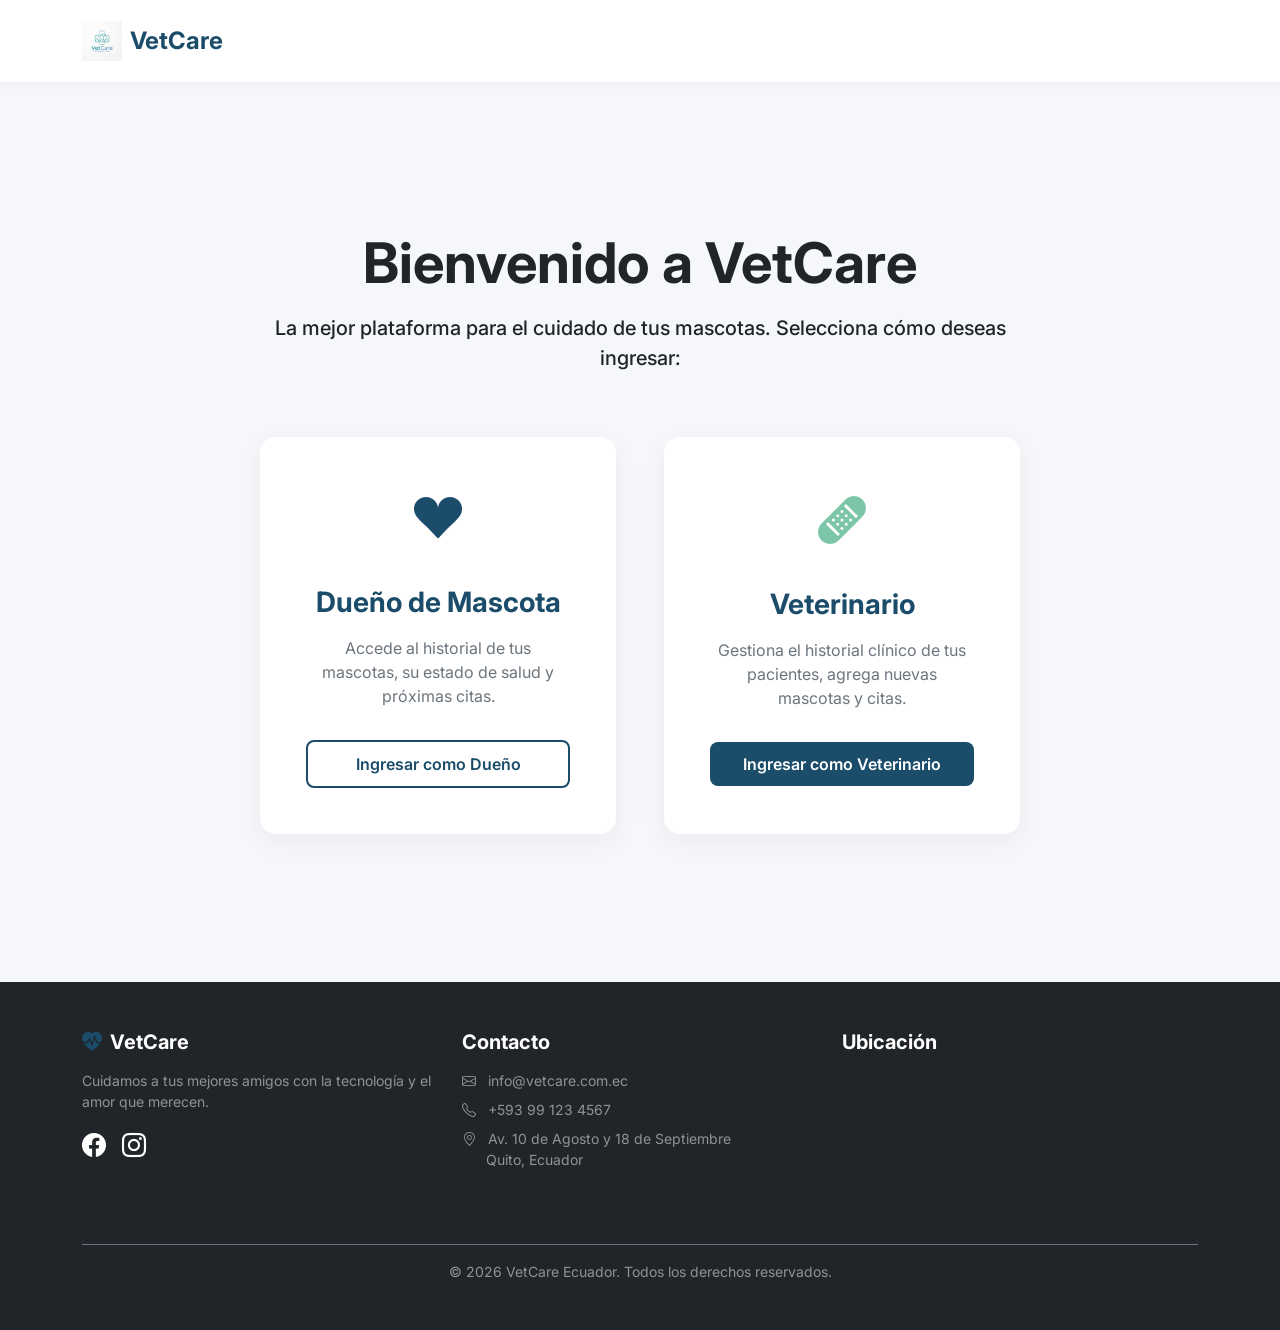
<file: index.html>
﻿<!DOCTYPE html>
<html lang="es">
<head>
    <meta charset="UTF-8">
    <meta name="viewport" content="width=device-width, initial-scale=1.0">
    <meta name="description" content="VetCare - Sistema veterinario para la gestión integral de tu clínica y el cuidado de mascotas.">
    
    <!-- Preconnect para Google Fonts (Reduce Render-Blocking de fuentes) -->
    <link rel="preconnect" href="https://fonts.googleapis.com">
    <link rel="preconnect" href="https://fonts.gstatic.com" crossorigin>
    
    <title>VetCare - Bienvenido</title>
    
    <!-- CSS Crítico (Bootstrap y Google Fonts) -->
    <link href="https://cdn.jsdelivr.net/npm/bootstrap@5.3.0/dist/css/bootstrap.min.css" rel="stylesheet">
    <link href="https://fonts.googleapis.com/css2?family=Inter:wght@400;500;600;700&display=swap" rel="stylesheet">
    <link rel="stylesheet" href="https://cdn.jsdelivr.net/npm/bootstrap-icons@1.10.5/font/bootstrap-icons.css">
    
    <!-- Custom CSS -->
    <link rel="stylesheet" href="css/style.css">
</head>
<body>

    <!-- Header Semántico -->
    <header>
        <nav class="navbar navbar-expand-lg navbar-custom py-3" aria-label="Navegación Principal">
            <div class="container">
                <a class="navbar-brand d-flex align-items-center" href="index.html" aria-label="Ir al inicio de VetCare">
                    <!-- Atributos explícitos width y height para evitar CLS -->
                    <img src="images/logo.png" alt="Logotipo de VetCare" width="40" height="40" class="me-2">
                    <span class="fs-4 fw-bold text-primary-custom">VetCare</span>
                </a>
            </div>
        </nav>
    </header>

    <!-- Main Semántico para el contenido principal -->
    <main>
        <section class="hero-section" aria-labelledby="hero-heading">
            <div class="container fade-in">
                <div class="row justify-content-center">
                    <div class="col-lg-8 text-center mb-5">
                        <h1 id="hero-heading" class="display-4 fw-bold text-dark mb-3">Bienvenido a VetCare</h1>
                        <p class="lead text-dark fw-medium">La mejor plataforma para el cuidado de tus mascotas. Selecciona cómo deseas ingresar:</p>
                    </div>
                </div>
                
                <div class="row justify-content-center gap-4">
                    <!-- Pet Owner Card -->
                    <div class="col-md-5 col-lg-4">
                        <div class="card card-custom role-selector-card h-100">
                            <div class="card-body d-flex flex-column align-items-center justify-content-center">
                                <i class="bi bi-suit-heart-fill role-icon text-primary-custom" aria-hidden="true"></i>
                                <h2 class="card-title text-primary-custom fs-3 mt-3">Dueño de Mascota</h2>
                                <p class="card-text text-secondary mt-2 text-center">Accede al historial de tus mascotas, su estado de salud y próximas citas.</p>
                                <!-- Se cambió el div onclick por un enlace <a> real semántico -->
                                <a href="login.html?role=owner" class="btn btn-outline-custom mt-3 w-100" aria-label="Iniciar sesión como dueño de mascota">Ingresar como Dueño</a>
                            </div>
                        </div>
                    </div>

                    <!-- Veterinarian Card -->
                    <div class="col-md-5 col-lg-4">
                        <div class="card card-custom role-selector-card h-100">
                            <div class="card-body d-flex flex-column align-items-center justify-content-center">
                                <i class="bi bi-bandaid-fill role-icon text-secondary-custom" aria-hidden="true"></i>
                                <h2 class="card-title text-primary-custom fs-3 mt-3">Veterinario</h2>
                                <p class="card-text text-secondary mt-2 text-center">Gestiona el historial clínico de tus pacientes, agrega nuevas mascotas y citas.</p>
                                <a href="login.html?role=vet" class="btn btn-primary-custom mt-3 w-100" aria-label="Iniciar sesión como veterinario">Ingresar como Veterinario</a>
                            </div>
                        </div>
                    </div>
                </div>
            </div>
        </section>
    </main>

    <!-- Footer Semántico -->
    <footer class="bg-dark text-white py-5">
        <div class="container">
            <div class="row">
                <div class="col-md-4 mb-4 mb-md-0">
                    <h2 class="text-white fw-bold mb-3 fs-5"><i class="bi bi-heart-pulse-fill text-primary-custom me-2" aria-hidden="true"></i>VetCare</h2>
                    <p class="text-white-50 small">Cuidamos a tus mejores amigos con la tecnología y el amor que merecen.</p>
                    <div class="d-flex gap-3 mt-3">
                        <a href="#" class="text-white fs-4" aria-label="Visitar nuestra página de Facebook"><i class="bi bi-facebook" aria-hidden="true"></i></a>
                        <a href="#" class="text-white fs-4" aria-label="Visitar nuestro perfil de Instagram"><i class="bi bi-instagram" aria-hidden="true"></i></a>
                    </div>
                </div>
                
                <div class="col-md-4 mb-4 mb-md-0">
                    <h2 class="text-white fw-bold mb-3 fs-5">Contacto</h2>
                    <ul class="list-unstyled text-white-50 small">
                        <li class="mb-2"><i class="bi bi-envelope me-2" aria-hidden="true"></i> info@vetcare.com.ec</li>
                        <li class="mb-2"><i class="bi bi-telephone me-2" aria-hidden="true"></i> +593 99 123 4567</li>
                        <li class="mb-2"><i class="bi bi-geo-alt me-2" aria-hidden="true"></i> Av. 10 de Agosto y 18 de Septiembre<br><span class="ms-4">Quito, Ecuador</span></li>
                    </ul>
                </div>
                
                <div class="col-md-4">
                    <h2 class="text-white fw-bold mb-3 fs-5">Ubicación</h2>
                    <div class="rounded overflow-hidden shadow-sm" style="height: 150px;">
                        <iframe src="https://www.google.com/maps/embed?pb=!1m18!1m12!1m3!1d3989.7902500055177!2d-78.5026601!3d-0.2136001!2m3!1f0!2f0!3f0!3m2!1i1024!2i768!4f13.1!3m3!1m2!1s0x91d59a3f2c5d1d6b%3A0x8e8215354964177b!2sAv.%2010%20de%20Agosto%20%26%2018%20de%20Septiembre%2C%20Quito%20170143%2C%20Ecuador!5e0!3m2!1sen!2sus!4v1714000000000!5m2!1sen!2sus" width="100%" height="100%" style="border:0;" allowfullscreen="" loading="lazy" title="Mapa de ubicación de la clínica VetCare" referrerpolicy="no-referrer-when-downgrade"></iframe>
                    </div>
                </div>
            </div>
            <div class="border-top border-secondary mt-4 pt-3 text-center text-white-50 small">
                &copy; 2026 VetCare Ecuador. Todos los derechos reservados.
            </div>
        </div>
    </footer>

    <!-- Bootstrap JS con DEFER (Reduce Render-Blocking) -->
    <script src="https://cdn.jsdelivr.net/npm/bootstrap@5.3.0/dist/js/bootstrap.bundle.min.js" defer></script>
    
    <!-- Custom JS con DEFER -->
    <script src="js/main.js" defer></script>
</body>
</html>
</file>
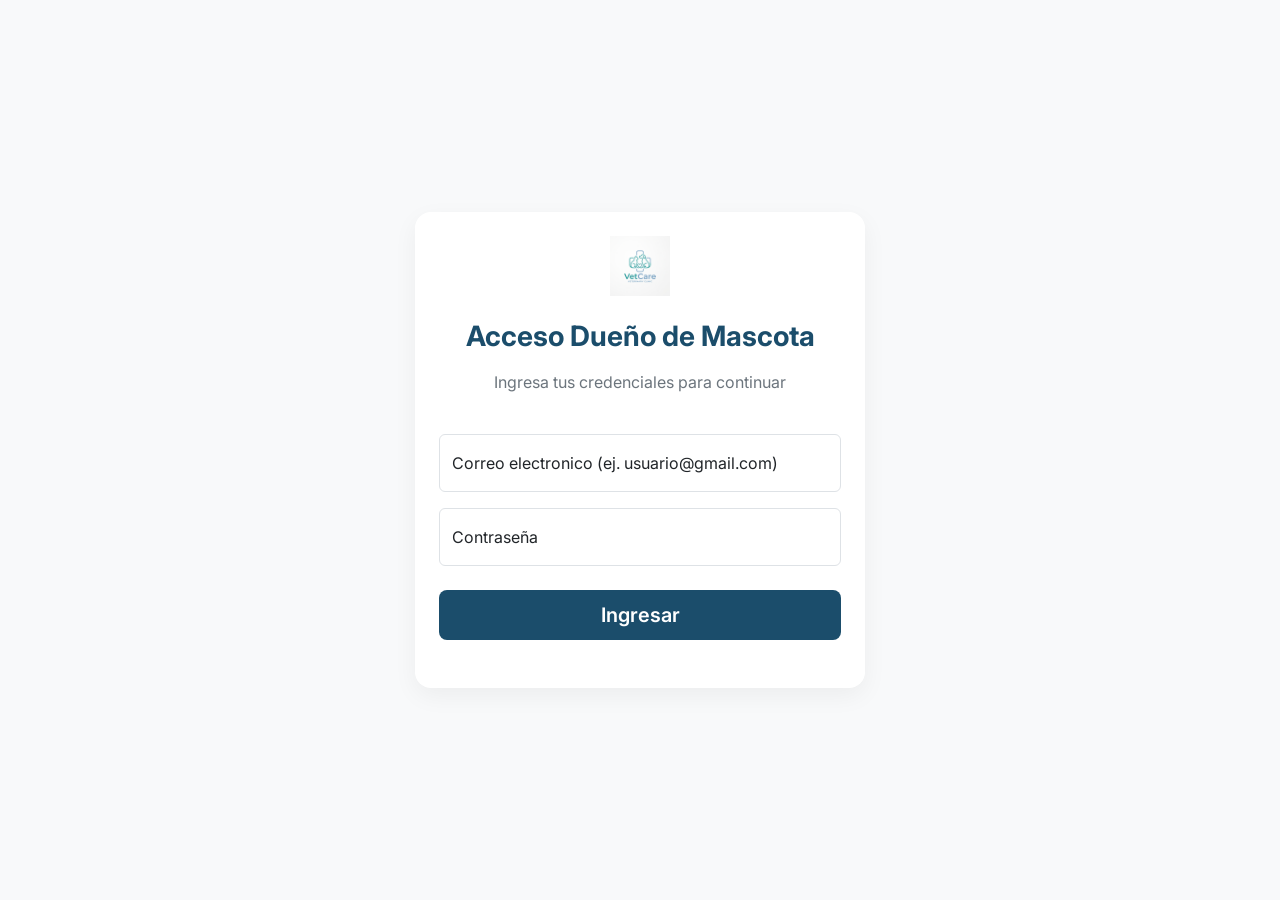
<file: login.html>
﻿<!DOCTYPE html>
<html lang="es">

<head>
    <meta charset="UTF-8">
    <meta name="viewport" content="width=device-width, initial-scale=1.0">
    <meta name="description"
        content="VetCare - Sistema veterinario para la gesti�n integral de tu cl�nica y el cuidado de mascotas.">
    <link rel="preconnect" href="https://fonts.googleapis.com">
    <link rel="preconnect" href="https://fonts.gstatic.com" crossorigin>
    <title>VetCare - Iniciar Sesión</title>
    <!-- Bootstrap CSS -->
    <link href="https://cdn.jsdelivr.net/npm/bootstrap@5.3.0/dist/css/bootstrap.min.css" rel="stylesheet">
    <!-- Google Fonts -->
    <link href="https://fonts.googleapis.com/css2?family=Inter:wght@400;500;600;700&display=swap" rel="stylesheet">
    <!-- Custom CSS -->
    <link rel="stylesheet" href="css/style.css">
</head>

<body class="d-flex align-items-center py-4 bg-body-tertiary" style="min-height: 100vh;">

    <main class="form-signin w-100 m-auto" style="max-width: 450px;">
        <div class="card card-custom p-4 fade-in">
            <div class="text-center mb-4">
                <a href="index.html">
                    <img class="mb-4" src="images/logo.png" alt="VetCare Logo" height="60">
                </a>
                <h1 class="h3 mb-3 fw-bold text-primary-custom" id="loginTitle">Iniciar Sesion</h1>
                <p class="text-secondary">Ingresa tus credenciales para continuar</p>
            </div>

            <form id="loginForm" novalidate>
                <div class="form-floating mb-3">
                    <input type="email" class="form-control" id="email" placeholder="nombre@ejemplo.com" required>
                    <label for="email">Correo electronico (ej. usuario@gmail.com)</label>
                    <div id="emailError" class="invalid-feedback-custom"></div>
                </div>

                <div class="form-floating mb-4">
                    <input type="password" class="form-control" id="password" placeholder="Contraseña" required>
                    <label for="password">Contraseña</label>
                    <div id="passError" class="invalid-feedback-custom"></div>
                </div>

                <button class="w-100 btn btn-lg btn-primary-custom" type="submit">Ingresar</button>

                <div class="text-center mt-4">
                </div>
            </form>
        </div>
    </main>

    <script>
        // Set dynamic titles and links based on role
        document.addEventListener('DOMContentLoaded', () => {
            const urlParams = new URLSearchParams(window.location.search);
            const role = urlParams.get('role');
            const title = document.getElementById('loginTitle');
            const registerLink = document.getElementById('registerLink');

            if (role === 'vet') {
                title.textContent = 'Acceso Veterinario';
                registerLink.href = 'register.html?role=vet';
            } else {
                title.textContent = 'Acceso Dueño de Mascota';
                // Ocultar registro para dueños, solo el vet puede crearlos
                registerLink.parentElement.style.display = 'none';
            }
        });
    </script>

    <!-- Bootstrap JS -->
    <script src="https://cdn.jsdelivr.net/npm/bootstrap@5.3.0/dist/js/bootstrap.bundle.min.js"></script>
    <!-- Custom JS -->
    <script src="js/main.js"></script>
</body>

</html>
</file>
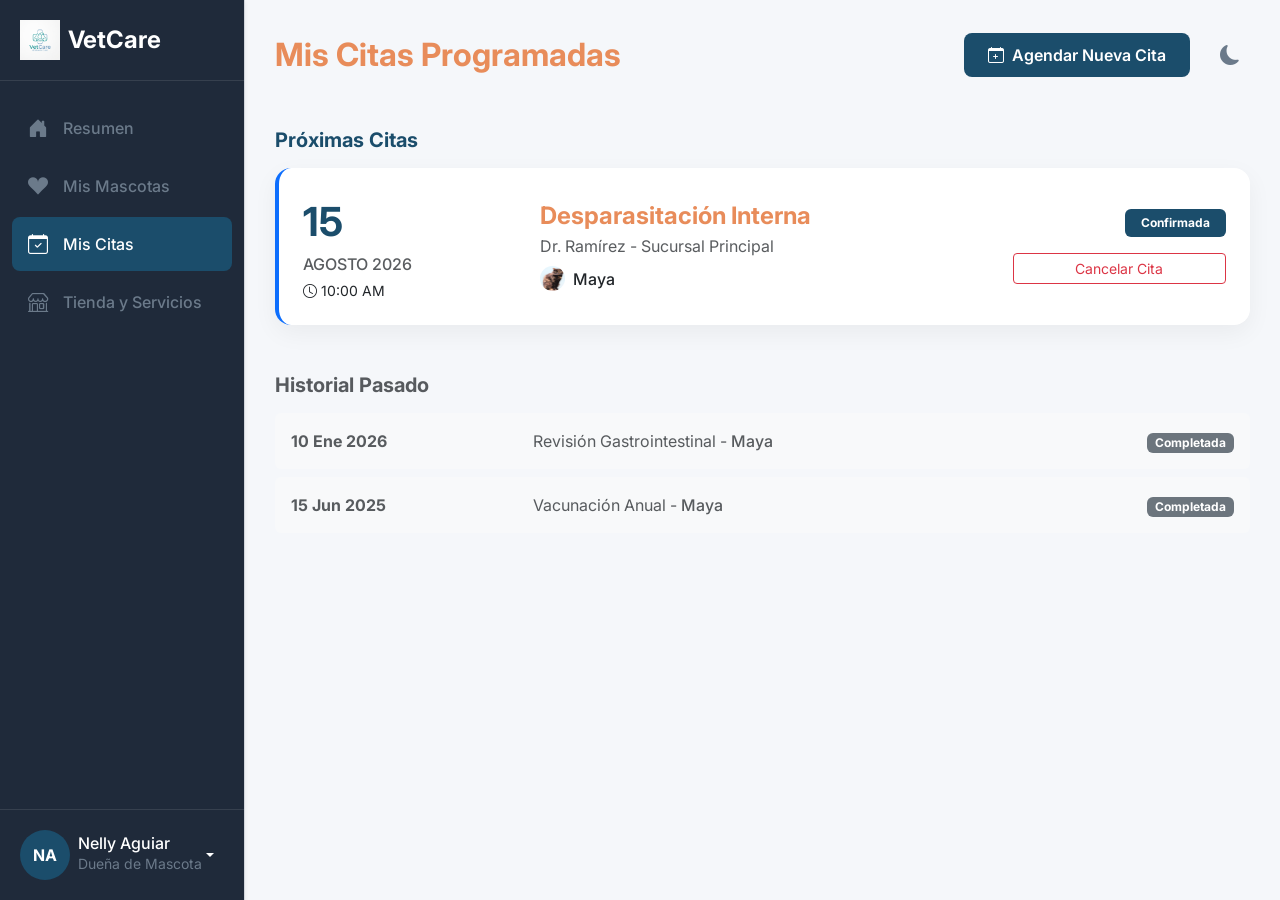
<file: owner_appointments.html>
﻿<!DOCTYPE html>
<html lang="es">

<head>
    <meta charset="UTF-8">
    <meta name="viewport" content="width=device-width, initial-scale=1.0">
    <meta name="description" content="VetCare - Sistema veterinario para la gesti�n integral de tu cl�nica y el cuidado de mascotas.">
    <link rel="preconnect" href="https://fonts.googleapis.com">
    <link rel="preconnect" href="https://fonts.gstatic.com" crossorigin>
    <title>VetCare - Mis Citas</title>
    <!-- Bootstrap CSS -->
    <link href="https://cdn.jsdelivr.net/npm/bootstrap@5.3.0/dist/css/bootstrap.min.css" rel="stylesheet">
    <!-- Google Fonts -->
    <link href="https://fonts.googleapis.com/css2?family=Inter:wght@400;500;600;700&display=swap" rel="stylesheet">
    <!-- Bootstrap Icons -->
    <link rel="stylesheet" href="https://cdn.jsdelivr.net/npm/bootstrap-icons@1.10.5/font/bootstrap-icons.css">
    <!-- Custom CSS -->
    <link rel="stylesheet" href="css/style.css">
</head>

<body>

    <div class="dashboard-layout">

        <!-- Mobile Header -->
        <div class="mobile-header shadow-sm">
            <div class="d-flex align-items-center">
                <img src="images/logo.png" alt="VetCare Logo" height="30" class="me-2">
                <span class="fs-5 fw-bold text-primary-custom">VetCare</span>
            </div>
            <button class="hamburger-btn" id="hamburgerBtn">
                <i class="bi bi-list"></i>
            </button>
        </div>

        <!-- Sidebar -->
        <aside class="sidebar shadow-sm" id="sidebar">
            <div class="sidebar-header d-flex align-items-center">
                <img src="images/logo.png" alt="VetCare Logo" height="40" class="me-2">
                <span class="fs-4 fw-bold text-primary-custom">VetCare</span>
            </div>

            <div class="sidebar-menu">
                <a href="owner_dashboard.html" class="sidebar-link">
                    <i class="bi bi-house-door-fill"></i> Resumen
                </a>
                <a href="owner_pets.html" class="sidebar-link">
                    <i class="bi bi-suit-heart-fill"></i> Mis Mascotas
                </a>
                <a href="owner_appointments.html" class="sidebar-link active">
                    <i class="bi bi-calendar-check"></i> Mis Citas
                </a>
                <a href="owner_shop.html" class="sidebar-link">
                    <i class="bi bi-shop"></i> Tienda y Servicios
                </a>
            </div>

            <div class="sidebar-footer">
                <div class="dropdown">
                    <a class="d-flex align-items-center text-decoration-none dropdown-toggle text-dark" href="#"
                        role="button" id="ownerDropdown" data-bs-toggle="dropdown" aria-expanded="false">
                        <div
                            class="avatar-img me-2 bg-primary-custom text-white d-flex align-items-center justify-content-center fw-bold">
                            NA</div>
                        <div>
                            <span class="fw-medium d-block" style="line-height: 1;">Nelly Aguiar</span>
                            <small class="text-muted">Dueña de Mascota</small>
                        </div>
                    </a>
                    <ul class="dropdown-menu shadow border-0 w-100" aria-labelledby="ownerDropdown">
                        <li><a class="dropdown-item text-danger" href="index.html"><i
                                    class="bi bi-box-arrow-right me-2"></i>Cerrar Sesión</a></li>
                    </ul>
                </div>
            </div>
        </aside>

        <!-- Main Content -->
        <main class="main-content fade-in">

            <header class="d-flex flex-column flex-md-row justify-content-between align-items-md-center mb-5 gap-3">
                <div>
                    <h2 class="text-accent-color m-0">Mis Citas Programadas</h2>
                </div>
                <div>
                    <button class="btn btn-primary-custom" data-bs-toggle="modal" data-bs-target="#addOwnerApptModal"><i
                            class="bi bi-calendar-plus me-1"></i> Agendar Nueva Cita</button>
                </div>
            </header>

            <div class="row">
                <div class="col-12">
                    <h5 class="text-primary-custom mb-3">Próximas Citas</h5>

                    <!-- Cita Próxima Card -->
                    <div class="card card-custom p-4 mb-4 border-start border-4 border-primary">
                        <div class="row align-items-center">
                            <div class="col-md-3 mb-3 mb-md-0 text-center text-md-start">
                                <div class="fs-1 fw-bold text-primary-custom">15</div>
                                <div class="text-muted text-uppercase fw-medium">Agosto 2026</div>
                                <div class="small text-dark mt-1"><i class="bi bi-clock"></i> 10:00 AM</div>
                            </div>
                            <div class="col-md-6 mb-3 mb-md-0">
                                <h4 class="mb-1">Desparasitación Interna</h4>
                                <p class="text-muted mb-2">Dr. Ramírez - Sucursal Principal</p>
                                <div class="d-flex align-items-center">
                                    <img src="images/Maya_.png" loading="lazy" class="rounded-circle me-2"
                                        style="width: 25px; height: 25px;">
                                    <span class="fw-medium">Maya</span>
                                </div>
                            </div>
                            <div class="col-md-3 text-md-end text-center">
                                <span class="badge bg-primary-custom mb-2 px-3 py-2">Confirmada</span><br>
                                <button class="btn btn-outline-danger btn-sm w-100 mt-2">Cancelar Cita</button>
                            </div>
                        </div>
                    </div>
                </div>

                <div class="col-12 mt-4">
                    <h5 class="text-muted mb-3">Historial Pasado</h5>

                    <!-- Historial Item -->
                    <div class="card bg-light border-0 p-3 mb-2 rounded">
                        <div class="row align-items-center">
                            <div class="col-md-3 text-muted">
                                <strong>10 Ene 2026</strong>
                            </div>
                            <div class="col-md-6 text-muted">
                                Revisión Gastrointestinal - <span class="fw-medium">Maya</span>
                            </div>
                            <div class="col-md-3 text-md-end">
                                <span class="badge bg-secondary">Completada</span>
                            </div>
                        </div>
                    </div>

                    <div class="card bg-light border-0 p-3 mb-2 rounded">
                        <div class="row align-items-center">
                            <div class="col-md-3 text-muted">
                                <strong>15 Jun 2025</strong>
                            </div>
                            <div class="col-md-6 text-muted">
                                Vacunación Anual - <span class="fw-medium">Maya</span>
                            </div>
                            <div class="col-md-3 text-md-end">
                                <span class="badge bg-secondary">Completada</span>
                            </div>
                        </div>
                    </div>
                </div>
            </div>

        </main>
    </div>

    <!-- Modal Nueva Cita Dueño -->
    <div class="modal fade" id="addOwnerApptModal" tabindex="-1" aria-hidden="true">
        <div class="modal-dialog">
            <div class="modal-content border-0 shadow">
                <div class="modal-header bg-primary-custom text-white border-0">
                    <h5 class="modal-title"><i class="bi bi-calendar-plus me-2"></i>Solicitar Cita</h5>
                    <button type="button" class="btn-close btn-close-white" data-bs-dismiss="modal"
                        aria-label="Close"></button>
                </div>
                <div class="modal-body p-4">
                    <form id="addOwnerApptForm">
                        <div class="mb-3">
                            <label class="form-label">Mascota</label>
                            <select class="form-select" id="ownerApptPet" required>
                                <option value="" selected disabled>Selecciona tu mascota...</option>
                                <option value="Maya">Maya</option>
                            </select>
                        </div>
                        <div class="mb-3">
                            <label class="form-label">Motivo de la cita</label>
                            <select class="form-select" id="ownerApptReason" required>
                                <option value="" selected disabled>Selecciona...</option>
                                <option value="Revisión General">Revisión General</option>
                                <option value="Vacunación">Vacunación</option>
                                <option value="Estética y Baño">Estética y Baño</option>
                            </select>
                        </div>
                        <div class="mb-3">
                            <label class="form-label">Fecha deseada</label>
                            <input type="date" class="form-control" id="ownerApptDate" required>
                        </div>
                        <div class="mb-3">
                            <label class="form-label">Hora preferida</label>
                            <input type="time" class="form-control" id="ownerApptTime" required>
                        </div>
                    </form>
                </div>
                <div class="modal-footer border-0 pt-0 px-4 pb-4">
                    <button type="button" class="btn btn-outline-secondary" data-bs-dismiss="modal">Cancelar</button>
                    <button type="button" class="btn btn-primary-custom" id="saveOwnerApptBtn">Solicitar Cita</button>
                </div>
            </div>
        </div>
    </div>

    <!-- Bootstrap JS -->
    <script src="https://cdn.jsdelivr.net/npm/bootstrap@5.3.0/dist/js/bootstrap.bundle.min.js"></script>
    <!-- Custom JS -->
    <script src="js/main.js"></script>
    <script>
        document.addEventListener('DOMContentLoaded', () => {
            const saveOwnerApptBtn = document.getElementById('saveOwnerApptBtn');
            const addOwnerApptForm = document.getElementById('addOwnerApptForm');

            if (saveOwnerApptBtn) {
                saveOwnerApptBtn.addEventListener('click', () => {
                    const pet = document.getElementById('ownerApptPet').value;
                    const reason = document.getElementById('ownerApptReason').value;
                    const date = document.getElementById('ownerApptDate').value;
                    let time = document.getElementById('ownerApptTime').value;

                    if (!pet || !reason || !date || !time) { alert("Completa todos los campos"); return; }

                    // Format time
                    const [h, m] = time.split(':');
                    const ampm = h >= 12 ? 'PM' : 'AM';
                    const h12 = h % 12 || 12;
                    time = `${h12}:${m} ${ampm}`;

                    // Format date (e.g. 2026-08-20 -> 20 Agosto 2026)
                    const d = new Date(date);
                    const months = ['Enero', 'Febrero', 'Marzo', 'Abril', 'Mayo', 'Junio', 'Julio', 'Agosto', 'Septiembre', 'Octubre', 'Noviembre', 'Diciembre'];
                    const dateStr = `${d.getDate() + 1} ${months[d.getMonth()]} ${d.getFullYear()}`;

                    const newApptHTML = `
                    <div class="card card-custom p-4 mb-4 border-start border-4 border-warning">
                        <div class="row align-items-center">
                            <div class="col-md-3 mb-3 mb-md-0 text-center text-md-start">
                                <div class="fs-1 fw-bold text-warning">${d.getDate() + 1}</div>
                                <div class="text-muted text-uppercase fw-medium">${months[d.getMonth()]} ${d.getFullYear()}</div>
                                <div class="small text-dark mt-1"><i class="bi bi-clock"></i> ${time}</div>
                            </div>
                            <div class="col-md-6 mb-3 mb-md-0">
                                <h4 class="mb-1">${reason}</h4>
                                <p class="text-muted mb-2">Dr. Ramírez - Sucursal Principal</p>
                                <div class="d-flex align-items-center">
                                    <span class="fw-medium">${pet}</span>
                                </div>
                            </div>
                            <div class="col-md-3 text-md-end text-center">
                                <span class="badge bg-warning text-dark mb-2 px-3 py-2">Pendiente</span><br>
                                <button class="btn btn-outline-danger btn-sm w-100 mt-2">Cancelar Cita</button>
                            </div>
                        </div>
                    </div>`;

                    const targetContainer = document.querySelector('.col-12');
                    // Insert right after the h5
                    const h5 = targetContainer.querySelector('h5');
                    h5.insertAdjacentHTML('afterend', newApptHTML);

                    const modalEl = document.getElementById('addOwnerApptModal');
                    const modal = bootstrap.Modal.getInstance(modalEl) || new bootstrap.Modal(modalEl);
                    modal.hide();
                    addOwnerApptForm.reset();
                });
            }
        });
    </script>
</body>

</html>
</file>
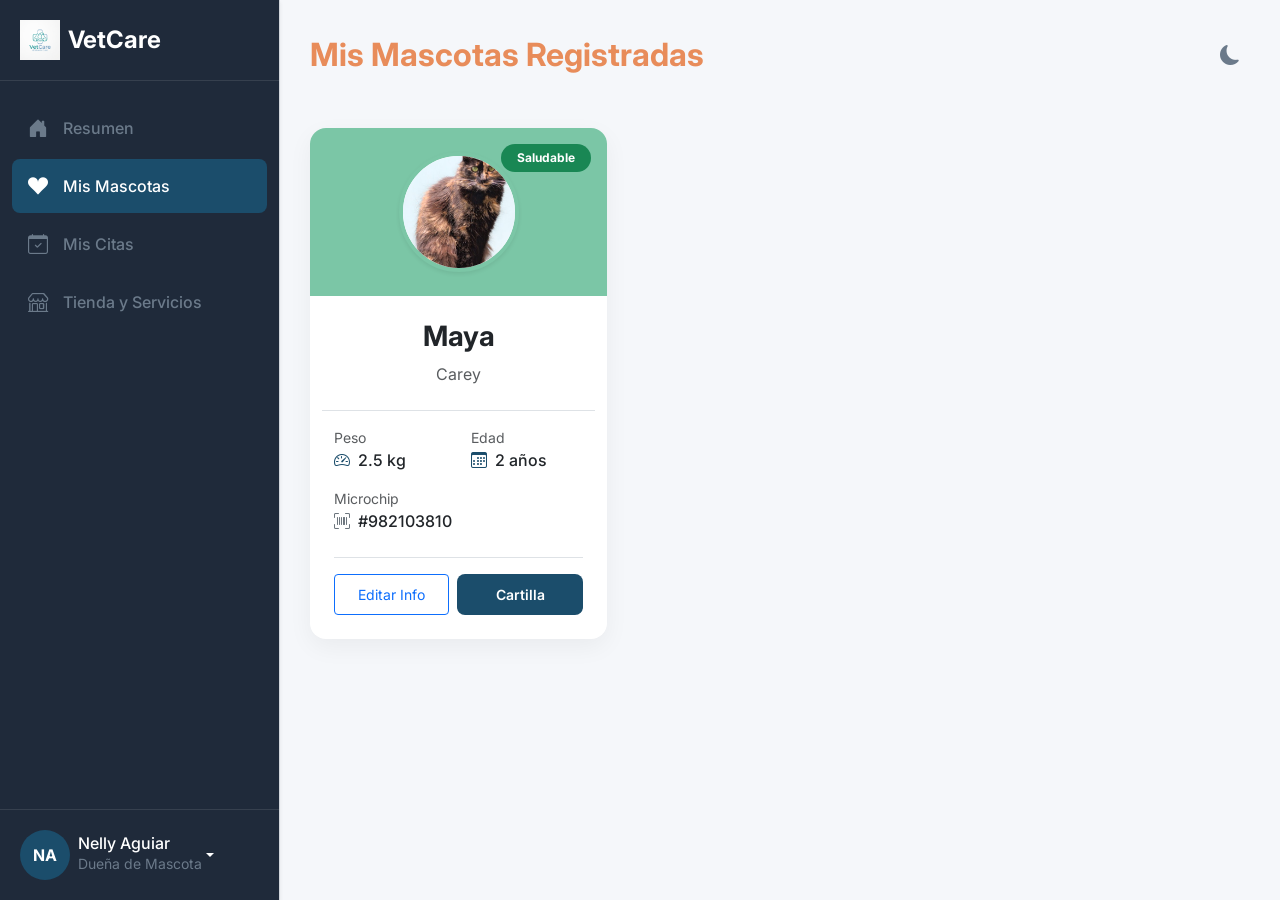
<file: owner_pets.html>
﻿<!DOCTYPE html>
<html lang="es">

<head>
    <meta charset="UTF-8">
    <meta name="viewport" content="width=device-width, initial-scale=1.0">
    <meta name="description" content="VetCare - Sistema veterinario para la gesti�n integral de tu cl�nica y el cuidado de mascotas.">
    <link rel="preconnect" href="https://fonts.googleapis.com">
    <link rel="preconnect" href="https://fonts.gstatic.com" crossorigin>
    <title>VetCare - Mis Mascotas</title>
    <!-- Bootstrap CSS -->
    <link href="https://cdn.jsdelivr.net/npm/bootstrap@5.3.0/dist/css/bootstrap.min.css" rel="stylesheet">
    <!-- Google Fonts -->
    <link href="https://fonts.googleapis.com/css2?family=Inter:wght@400;500;600;700&display=swap" rel="stylesheet">
    <!-- Bootstrap Icons -->
    <link rel="stylesheet" href="https://cdn.jsdelivr.net/npm/bootstrap-icons@1.10.5/font/bootstrap-icons.css">
    <!-- Custom CSS -->
    <link rel="stylesheet" href="css/style.css">
</head>

<body>

    <div class="dashboard-layout">

        <!-- Mobile Header -->
        <div class="mobile-header shadow-sm">
            <div class="d-flex align-items-center">
                <img src="images/logo.png" alt="VetCare Logo" height="30" class="me-2">
                <span class="fs-5 fw-bold text-primary-custom">VetCare</span>
            </div>
            <button class="hamburger-btn" id="hamburgerBtn">
                <i class="bi bi-list"></i>
            </button>
        </div>

        <!-- Sidebar -->
        <aside class="sidebar shadow-sm" id="sidebar">
            <div class="sidebar-header d-flex align-items-center">
                <img src="images/logo.png" alt="VetCare Logo" height="40" class="me-2">
                <span class="fs-4 fw-bold text-primary-custom">VetCare</span>
            </div>

            <div class="sidebar-menu">
                <a href="owner_dashboard.html" class="sidebar-link">
                    <i class="bi bi-house-door-fill"></i> Resumen
                </a>
                <a href="owner_pets.html" class="sidebar-link active">
                    <i class="bi bi-suit-heart-fill"></i> Mis Mascotas
                </a>
                <a href="owner_appointments.html" class="sidebar-link">
                    <i class="bi bi-calendar-check"></i> Mis Citas
                </a>
                <a href="owner_shop.html" class="sidebar-link">
                    <i class="bi bi-shop"></i> Tienda y Servicios
                </a>
            </div>

            <div class="sidebar-footer">
                <div class="dropdown">
                    <a class="d-flex align-items-center text-decoration-none dropdown-toggle text-dark" href="#"
                        role="button" id="ownerDropdown" data-bs-toggle="dropdown" aria-expanded="false">
                        <div
                            class="avatar-img me-2 bg-primary-custom text-white d-flex align-items-center justify-content-center fw-bold">
                            NA</div>
                        <div>
                            <span class="fw-medium d-block" style="line-height: 1;">Nelly Aguiar</span>
                            <small class="text-muted">Dueña de Mascota</small>
                        </div>
                    </a>
                    <ul class="dropdown-menu shadow border-0 w-100" aria-labelledby="ownerDropdown">
                        <li><a class="dropdown-item text-danger" href="index.html"><i
                                    class="bi bi-box-arrow-right me-2"></i>Cerrar Sesión</a></li>
                    </ul>
                </div>
            </div>
        </aside>

        <!-- Main Content -->
        <main class="main-content fade-in">

            <header class="d-flex flex-column flex-md-row justify-content-between align-items-md-center mb-5 gap-3">
                <div>
                    <h2 class="text-accent-color m-0">Mis Mascotas Registradas</h2>
                </div>
                <div>
                    <!-- El botón de agregar mascota fue removido, solo el veterinario puede registrar nuevas mascotas -->
                </div>
            </header>

            <div class="row">
                <!-- Max Card -->
                <div class="col-md-6 col-lg-4 mb-4">
                    <div class="card card-custom h-100 overflow-hidden">
                        <div class="bg-secondary-custom p-4 text-center position-relative">
                            <img src="images/Maya_.png" loading="lazy" alt="Maya" class="pet-avatar shadow-sm bg-white"
                                style="width: 120px; height: 120px; border-width: 4px;">
                            <span
                                class="position-absolute top-0 end-0 m-3 badge bg-success rounded-pill px-3 py-2">Saludable</span>
                        </div>
                        <div class="card-body p-4 text-center">
                            <h3 class="card-title text-accent-color fw-bold">Maya</h3>
                            <p class="text-muted mb-4">Carey</p>

                            <div class="row text-start border-top pt-3">
                                <div class="col-6 mb-3">
                                    <small class="text-muted d-block">Peso</small>
                                    <span class="fw-medium"><i class="bi bi-speedometer2 text-primary-custom me-1"></i>
                                        2.5 kg</span>
                                </div>
                                <div class="col-6 mb-3">
                                    <small class="text-muted d-block">Edad</small>
                                    <span class="fw-medium"><i class="bi bi-calendar3 text-primary-custom me-1"></i> 2
                                        años</span>
                                </div>
                                <div class="col-12">
                                    <small class="text-muted d-block">Microchip</small>
                                    <span class="fw-medium"><i class="bi bi-upc-scan text-secondary me-1"></i>
                                        #982103810</span>
                                </div>
                            </div>

                            <div class="mt-4 pt-3 border-top d-flex justify-content-between">
                                <button class="btn btn-outline-primary btn-sm flex-grow-1 me-2">Editar Info</button>
                                <button class="btn btn-primary-custom btn-sm flex-grow-1">Cartilla</button>
                            </div>
                        </div>
                    </div>
                </div>

            </div>

        </main>
    </div>


    <!-- Bootstrap JS -->
    <script src="https://cdn.jsdelivr.net/npm/bootstrap@5.3.0/dist/js/bootstrap.bundle.min.js"></script>
    <!-- Custom JS -->
    <script src="js/main.js"></script>
</body>

</html>
</file>
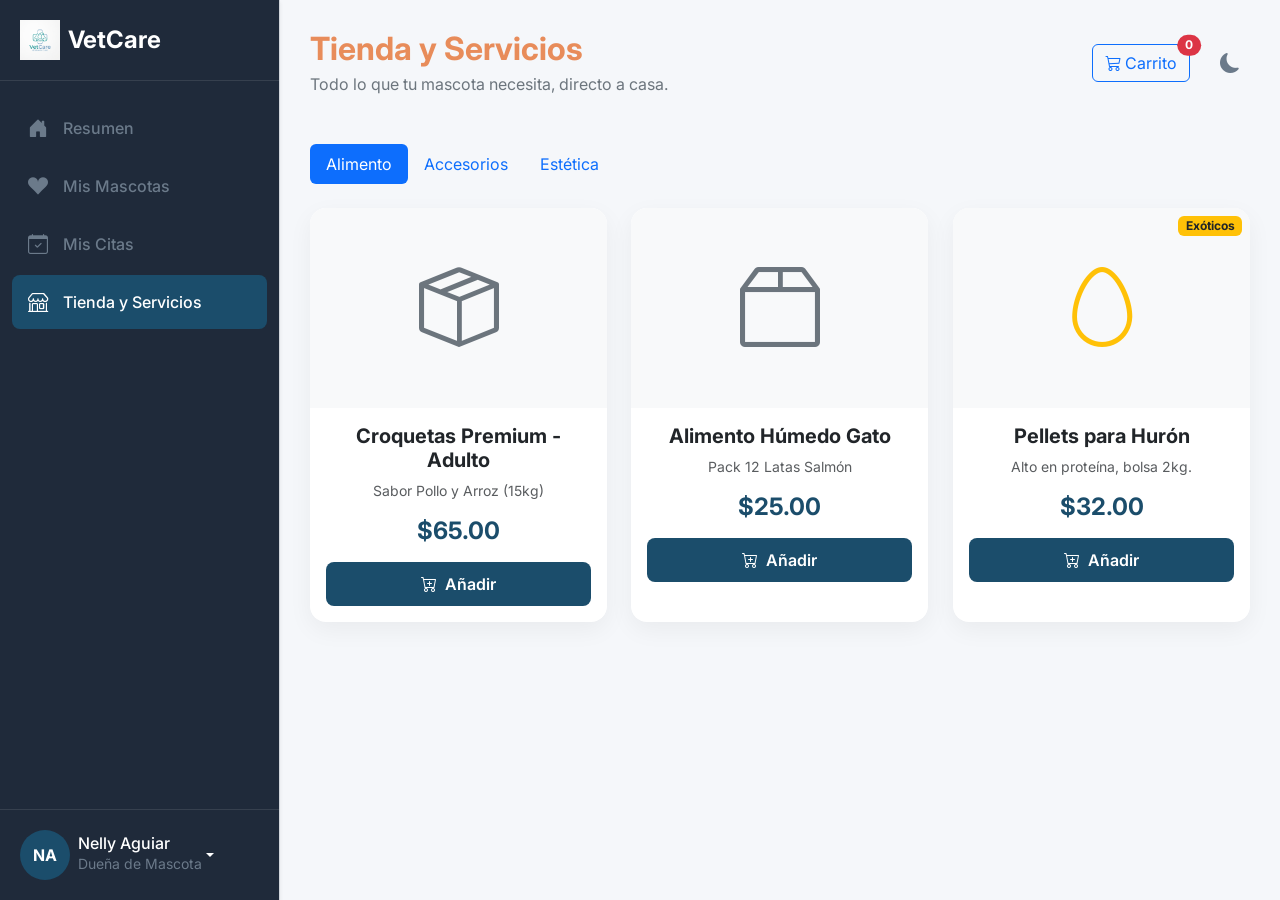
<file: owner_shop.html>
﻿<!DOCTYPE html>
<html lang="es">

<head>
    <meta charset="UTF-8">
    <meta name="viewport" content="width=device-width, initial-scale=1.0">
    <meta name="description" content="VetCare - Sistema veterinario para la gesti�n integral de tu cl�nica y el cuidado de mascotas.">
    <link rel="preconnect" href="https://fonts.googleapis.com">
    <link rel="preconnect" href="https://fonts.gstatic.com" crossorigin>
    <title>VetCare - Tienda y Servicios</title>
    <!-- Bootstrap CSS -->
    <link href="https://cdn.jsdelivr.net/npm/bootstrap@5.3.0/dist/css/bootstrap.min.css" rel="stylesheet">
    <!-- Google Fonts -->
    <link href="https://fonts.googleapis.com/css2?family=Inter:wght@400;500;600;700&display=swap" rel="stylesheet">
    <!-- Bootstrap Icons -->
    <link rel="stylesheet" href="https://cdn.jsdelivr.net/npm/bootstrap-icons@1.10.5/font/bootstrap-icons.css">
    <!-- Custom CSS -->
    <link rel="stylesheet" href="css/style.css">
</head>

<body>

    <div class="dashboard-layout">

        <!-- Mobile Header -->
        <div class="mobile-header shadow-sm">
            <div class="d-flex align-items-center">
                <img src="images/logo.png" alt="VetCare Logo" height="30" class="me-2">
                <span class="fs-5 fw-bold text-primary-custom">VetCare</span>
            </div>
            <button class="hamburger-btn" id="hamburgerBtn">
                <i class="bi bi-list"></i>
            </button>
        </div>

        <!-- Sidebar -->
        <aside class="sidebar shadow-sm" id="sidebar">
            <div class="sidebar-header d-flex align-items-center">
                <img src="images/logo.png" alt="VetCare Logo" height="40" class="me-2">
                <span class="fs-4 fw-bold text-primary-custom">VetCare</span>
            </div>

            <div class="sidebar-menu">
                <a href="owner_dashboard.html" class="sidebar-link">
                    <i class="bi bi-house-door-fill"></i> Resumen
                </a>
                <a href="owner_pets.html" class="sidebar-link">
                    <i class="bi bi-suit-heart-fill"></i> Mis Mascotas
                </a>
                <a href="owner_appointments.html" class="sidebar-link">
                    <i class="bi bi-calendar-check"></i> Mis Citas
                </a>
                <a href="owner_shop.html" class="sidebar-link active">
                    <i class="bi bi-shop"></i> Tienda y Servicios
                </a>
            </div>

            <div class="sidebar-footer">
                <div class="dropdown">
                    <a class="d-flex align-items-center text-decoration-none dropdown-toggle text-dark" href="#"
                        role="button" id="ownerDropdown" data-bs-toggle="dropdown" aria-expanded="false">
                        <div
                            class="avatar-img me-2 bg-primary-custom text-white d-flex align-items-center justify-content-center fw-bold">
                            NA</div>
                        <div>
                            <span class="fw-medium d-block" style="line-height: 1;">Nelly Aguiar</span>
                            <small class="text-muted">Dueña de Mascota</small>
                        </div>
                    </a>
                    <ul class="dropdown-menu shadow border-0 w-100" aria-labelledby="ownerDropdown">
                        <li><a class="dropdown-item text-danger" href="index.html"><i
                                    class="bi bi-box-arrow-right me-2"></i>Cerrar Sesión</a></li>
                    </ul>
                </div>
            </div>
        </aside>

        <!-- Main Content -->
        <main class="main-content fade-in">

            <header class="d-flex flex-column flex-md-row justify-content-between align-items-md-center mb-5 gap-3">
                <div>
                    <h2 class="text-accent-color m-0">Tienda y Servicios</h2>
                    <p class="text-secondary mt-1 mb-0">Todo lo que tu mascota necesita, directo a casa.</p>
                </div>
                <div>
                    <button class="btn btn-outline-primary position-relative">
                        <i class="bi bi-cart3"></i> Carrito
                        <span class="position-absolute top-0 start-100 translate-middle badge rounded-pill bg-danger">
                            0
                        </span>
                    </button>
                </div>
            </header>

            <!-- Categorías -->
            <ul class="nav nav-pills mb-4" id="pills-tab" role="tablist">
                <li class="nav-item" role="presentation">
                    <button class="nav-link active" id="pills-food-tab" data-bs-toggle="pill"
                        data-bs-target="#pills-food" type="button" role="tab">Alimento</button>
                </li>
                <li class="nav-item" role="presentation">
                    <button class="nav-link" id="pills-acc-tab" data-bs-toggle="pill" data-bs-target="#pills-acc"
                        type="button" role="tab">Accesorios</button>
                </li>
                <li class="nav-item" role="presentation">
                    <button class="nav-link" id="pills-serv-tab" data-bs-toggle="pill" data-bs-target="#pills-serv"
                        type="button" role="tab">Estética</button>
                </li>
            </ul>

            <div class="tab-content" id="pills-tabContent">
                <!-- Alimento -->
                <div class="tab-pane fade show active" id="pills-food" role="tabpanel">
                    <div class="row">
                        <!-- Producto 1 -->
                        <div class="col-md-6 col-lg-4 mb-4">
                            <div class="card card-custom h-100 overflow-hidden text-center">
                                <div class="bg-light p-4 d-flex justify-content-center align-items-center"
                                    style="height: 200px;">
                                    <i class="bi bi-box-seam text-secondary" style="font-size: 5rem;"></i>
                                </div>
                                <div class="card-body">
                                    <h5 class="card-title fw-bold">Croquetas Premium - Adulto</h5>
                                    <p class="text-muted small">Sabor Pollo y Arroz (15kg)</p>
                                    <h4 class="text-primary-custom mb-3">$65.00</h4>
                                    <button class="btn btn-primary-custom w-100"><i class="bi bi-cart-plus me-1"></i>
                                        Añadir</button>
                                </div>
                            </div>
                        </div>

                        <!-- Producto 2 -->
                        <div class="col-md-6 col-lg-4 mb-4">
                            <div class="card card-custom h-100 overflow-hidden text-center">
                                <div class="bg-light p-4 d-flex justify-content-center align-items-center"
                                    style="height: 200px;">
                                    <i class="bi bi-box2 text-secondary" style="font-size: 5rem;"></i>
                                </div>
                                <div class="card-body">
                                    <h5 class="card-title fw-bold">Alimento Húmedo Gato</h5>
                                    <p class="text-muted small">Pack 12 Latas Salmón</p>
                                    <h4 class="text-primary-custom mb-3">$25.00</h4>
                                    <button class="btn btn-primary-custom w-100"><i class="bi bi-cart-plus me-1"></i>
                                        Añadir</button>
                                </div>
                            </div>
                        </div>

                        <!-- Producto Exótico -->
                        <div class="col-md-6 col-lg-4 mb-4">
                            <div class="card card-custom h-100 overflow-hidden text-center border-warning">
                                <div class="bg-light p-4 d-flex justify-content-center align-items-center position-relative"
                                    style="height: 200px;">
                                    <span
                                        class="badge bg-warning text-dark position-absolute top-0 end-0 m-2">Exóticos</span>
                                    <i class="bi bi-egg text-warning" style="font-size: 5rem;"></i>
                                </div>
                                <div class="card-body">
                                    <h5 class="card-title fw-bold">Pellets para Hurón</h5>
                                    <p class="text-muted small">Alto en proteína, bolsa 2kg.</p>
                                    <h4 class="text-primary-custom mb-3">$32.00</h4>
                                    <button class="btn btn-primary-custom w-100"><i class="bi bi-cart-plus me-1"></i>
                                        Añadir</button>
                                </div>
                            </div>
                        </div>
                    </div>
                </div>

                <!-- Accesorios -->
                <div class="tab-pane fade" id="pills-acc" role="tabpanel">
                    <div class="row">
                        <div class="col-md-6 col-lg-4 mb-4">
                            <div class="card card-custom h-100 overflow-hidden text-center">
                                <div class="bg-light p-4 d-flex justify-content-center align-items-center"
                                    style="height: 200px;">
                                    <i class="bi bi-link text-secondary" style="font-size: 5rem;"></i>
                                </div>
                                <div class="card-body">
                                    <h5 class="card-title fw-bold">Correa Reflejante</h5>
                                    <p class="text-muted small">Para perro mediano/grande, 2 metros.</p>
                                    <h4 class="text-primary-custom mb-3">$15.00</h4>
                                    <button class="btn btn-primary-custom w-100"><i class="bi bi-cart-plus me-1"></i>
                                        Añadir</button>
                                </div>
                            </div>
                        </div>

                        <!-- Juguete -->
                        <div class="col-md-6 col-lg-4 mb-4">
                            <div class="card card-custom h-100 overflow-hidden text-center">
                                <div class="bg-light p-4 d-flex justify-content-center align-items-center"
                                    style="height: 200px;">
                                    <i class="bi bi-controller text-info" style="font-size: 5rem;"></i>
                                </div>
                                <div class="card-body">
                                    <h5 class="card-title fw-bold">Rascador para Gatos</h5>
                                    <p class="text-muted small">Torre de 3 pisos con juguete interactivo.</p>
                                    <h4 class="text-primary-custom mb-3">$45.00</h4>
                                    <button class="btn btn-primary-custom w-100"><i class="bi bi-cart-plus me-1"></i>
                                        Añadir</button>
                                </div>
                            </div>
                        </div>
                    </div>
                </div>

                <!-- Estética -->
                <div class="tab-pane fade" id="pills-serv" role="tabpanel">
                    <div class="row">
                        <div class="col-md-6 col-lg-4 mb-4">
                            <div class="card card-custom h-100 overflow-hidden border-primary border">
                                <div class="card-body p-4 text-center">
                                    <i class="bi bi-scissors text-primary-custom mb-3" style="font-size: 3rem;"></i>
                                    <h5 class="card-title fw-bold">Baño y Corte Estético</h5>
                                    <p class="text-muted small">Incluye corte de uñas, limpieza de oídos y glándulas.
                                    </p>
                                    <h4 class="text-accent-color mb-3">Desde $20.00</h4>
                                    <button class="btn btn-outline-primary w-100"><i
                                            class="bi bi-calendar-plus me-1"></i> Agendar Servicio</button>
                                </div>
                            </div>
                        </div>
                    </div>
                </div>

            </div>

        </main>
    </div>

    <!-- Bootstrap JS -->
    <script src="https://cdn.jsdelivr.net/npm/bootstrap@5.3.0/dist/js/bootstrap.bundle.min.js"></script>
    <!-- Custom JS -->
    <script src="js/main.js"></script>
</body>

</html>
</file>
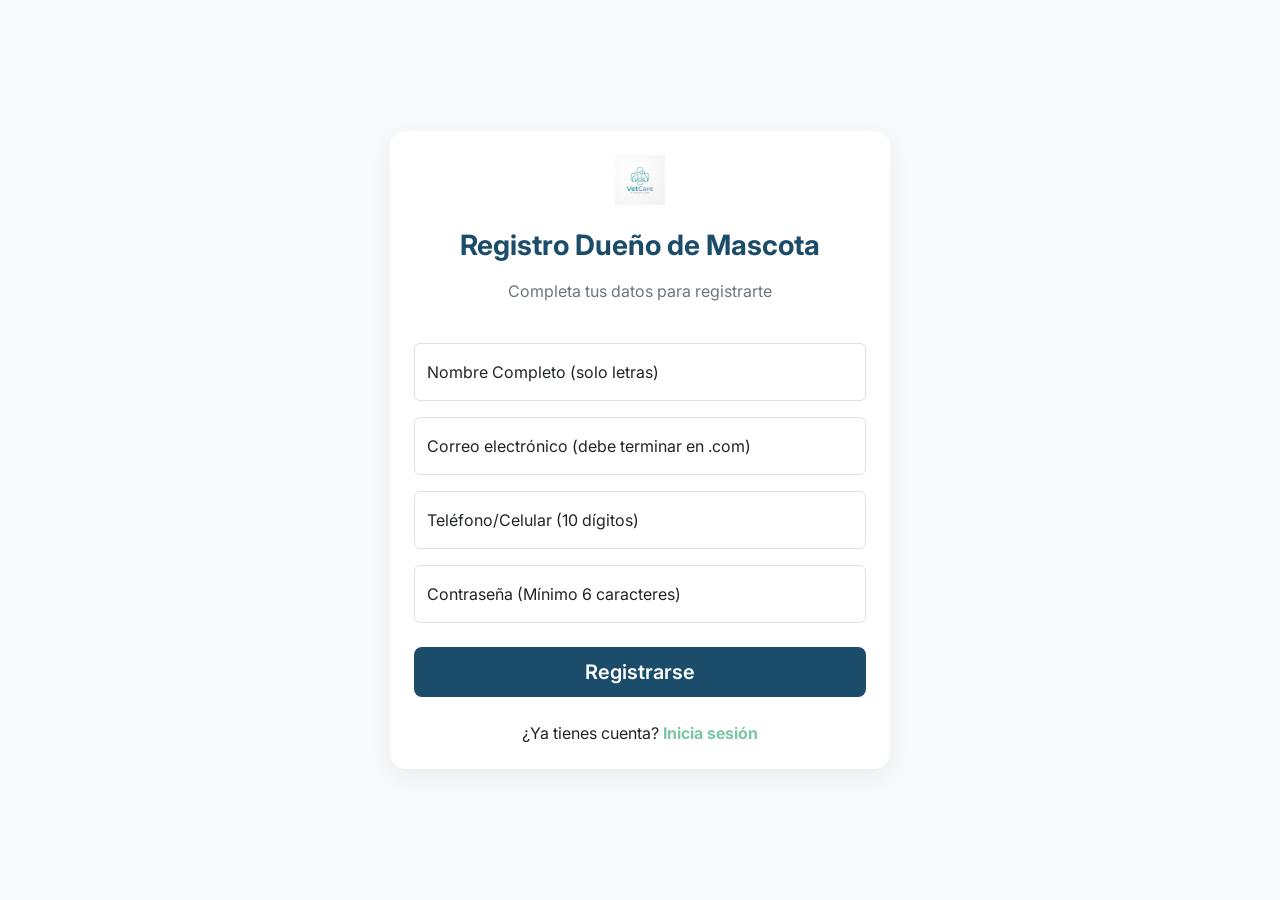
<file: register.html>
﻿<!DOCTYPE html>
<html lang="es">
<head>
    <meta charset="UTF-8">
    <meta name="viewport" content="width=device-width, initial-scale=1.0">
    <meta name="description" content="VetCare - Sistema veterinario para la gesti�n integral de tu cl�nica y el cuidado de mascotas.">
    <link rel="preconnect" href="https://fonts.googleapis.com">
    <link rel="preconnect" href="https://fonts.gstatic.com" crossorigin>
    <title>VetCare - Registro</title>
    <!-- Bootstrap CSS -->
    <link href="https://cdn.jsdelivr.net/npm/bootstrap@5.3.0/dist/css/bootstrap.min.css" rel="stylesheet">
    <!-- Google Fonts -->
    <link href="https://fonts.googleapis.com/css2?family=Inter:wght@400;500;600;700&display=swap" rel="stylesheet">
    <!-- Custom CSS -->
    <link rel="stylesheet" href="css/style.css">
</head>
<body class="d-flex align-items-center py-4 bg-body-tertiary" style="min-height: 100vh;">

    <main class="form-signin w-100 m-auto" style="max-width: 500px;">
        <div class="card card-custom p-4 fade-in">
            <div class="text-center mb-4">
                <a href="index.html">
                    <img class="mb-4" src="images/logo.png" alt="VetCare Logo" height="50">
                </a>
                <h1 class="h3 mb-3 fw-bold text-primary-custom" id="registerTitle">Crear Cuenta</h1>
                <p class="text-secondary">Completa tus datos para registrarte</p>
            </div>

            <form id="registerForm" novalidate>
                <div class="form-floating mb-3">
                    <input type="text" class="form-control" id="fullName" placeholder="Nombre Completo" required>
                    <label for="fullName">Nombre Completo (solo letras)</label>
                    <div id="nameError" class="invalid-feedback-custom"></div>
                </div>

                <div class="form-floating mb-3">
                    <input type="email" class="form-control" id="email" placeholder="nombre@ejemplo.com" required>
                    <label for="email">Correo electrónico (debe terminar en .com)</label>
                    <div id="emailError" class="invalid-feedback-custom"></div>
                </div>

                <div class="form-floating mb-3">
                    <input type="tel" class="form-control" id="phone" placeholder="1234567890" required>
                    <label for="phone">Teléfono/Celular (10 dígitos)</label>
                    <div id="phoneError" class="invalid-feedback-custom"></div>
                </div>
                
                <div class="form-floating mb-4">
                    <input type="password" class="form-control" id="password" placeholder="Contraseña" required>
                    <label for="password">Contraseña (Mínimo 6 caracteres)</label>
                    <div id="passError" class="invalid-feedback-custom"></div>
                </div>

                <button class="w-100 btn btn-lg btn-primary-custom" type="submit">Registrarse</button>
                
                <div class="text-center mt-4">
                    <p class="mb-0">¿Ya tienes cuenta? <a href="#" id="loginLink" class="text-secondary-custom fw-bold text-decoration-none">Inicia sesión</a></p>
                </div>
            </form>
        </div>
    </main>

    <script>
        document.addEventListener('DOMContentLoaded', () => {
            const urlParams = new URLSearchParams(window.location.search);
            const role = urlParams.get('role');
            const title = document.getElementById('registerTitle');
            const loginLink = document.getElementById('loginLink');
            
            if (role === 'vet') {
                title.textContent = 'Registro Veterinario';
                loginLink.href = 'login.html?role=vet';
            } else {
                title.textContent = 'Registro Dueño de Mascota';
                loginLink.href = 'login.html?role=owner';
            }
        });
    </script>
    
    <!-- Bootstrap JS -->
    <script src="https://cdn.jsdelivr.net/npm/bootstrap@5.3.0/dist/js/bootstrap.bundle.min.js"></script>
    <!-- Custom JS -->
    <script src="js/main.js"></script>
</body>
</html>
</file>
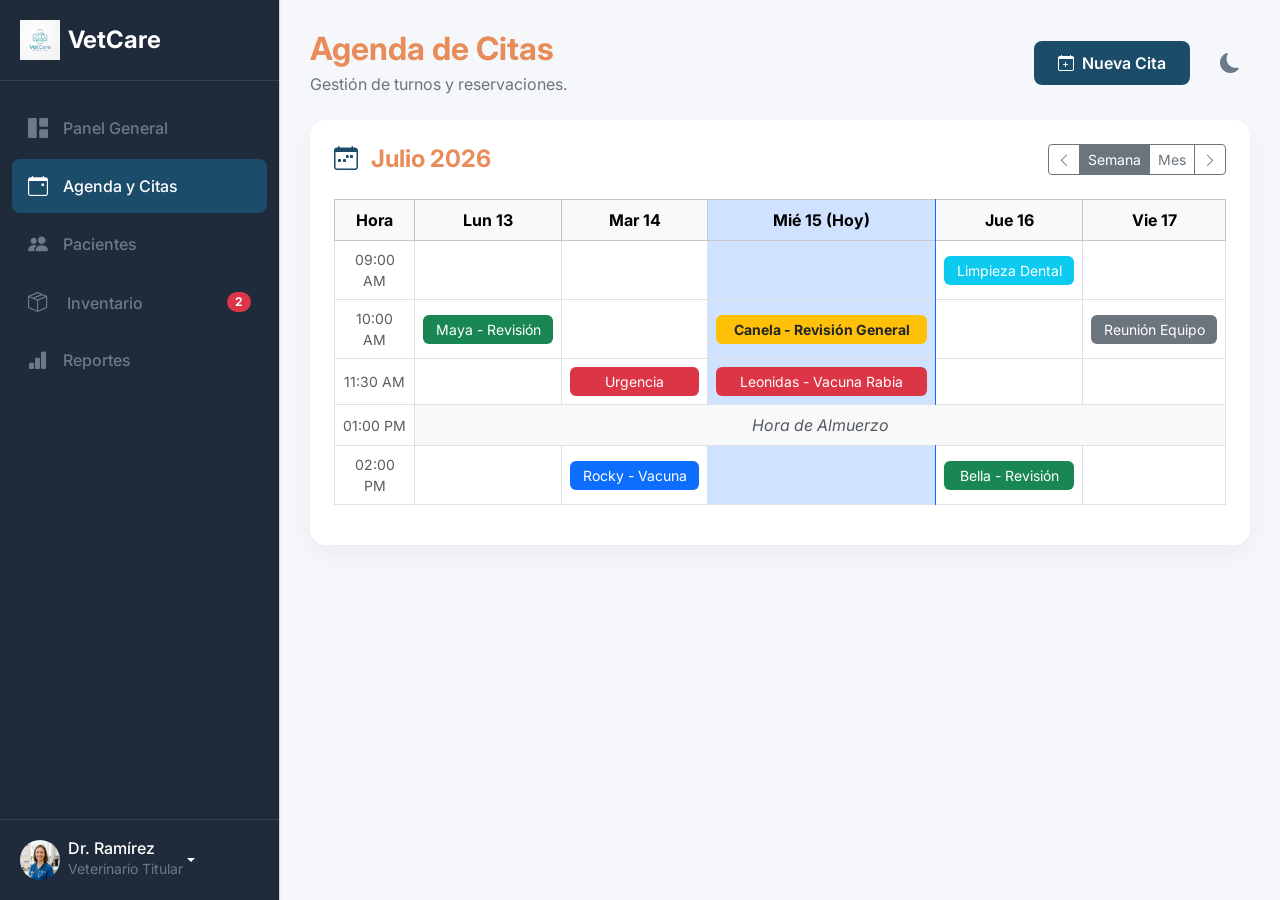
<file: vet_appointments.html>
﻿<!DOCTYPE html>
<html lang="es">

<head>
    <meta charset="UTF-8">
    <meta name="viewport" content="width=device-width, initial-scale=1.0">
    <meta name="description" content="VetCare - Sistema veterinario para la gesti�n integral de tu cl�nica y el cuidado de mascotas.">
    <link rel="preconnect" href="https://fonts.googleapis.com">
    <link rel="preconnect" href="https://fonts.gstatic.com" crossorigin>
    <title>VetCare - Agenda y Citas</title>
    <!-- Bootstrap CSS -->
    <link href="https://cdn.jsdelivr.net/npm/bootstrap@5.3.0/dist/css/bootstrap.min.css" rel="stylesheet">
    <!-- Google Fonts -->
    <link href="https://fonts.googleapis.com/css2?family=Inter:wght@400;500;600;700&display=swap" rel="stylesheet">
    <!-- Bootstrap Icons -->
    <link rel="stylesheet" href="https://cdn.jsdelivr.net/npm/bootstrap-icons@1.10.5/font/bootstrap-icons.css">
    <!-- Custom CSS -->
    <link rel="stylesheet" href="css/style.css">
</head>

<body>

    <div class="dashboard-layout">

        <!-- Mobile Header -->
        <div class="mobile-header shadow-sm">
            <div class="d-flex align-items-center">
                <img src="images/logo.png" alt="VetCare Logo" height="30" class="me-2">
                <span class="fs-5 fw-bold text-primary-custom">VetCare</span>
            </div>
            <button class="hamburger-btn" id="hamburgerBtn">
                <i class="bi bi-list"></i>
            </button>
        </div>

        <!-- Sidebar -->
        <aside class="sidebar shadow-sm" id="sidebar">
            <div class="sidebar-header d-flex align-items-center">
                <img src="images/logo.png" alt="VetCare Logo" height="40" class="me-2">
                <span class="fs-4 fw-bold text-primary-custom">VetCare</span>
            </div>

            <div class="sidebar-menu">
                <a href="vet_dashboard.html" class="sidebar-link">
                    <i class="bi bi-grid-1x2-fill"></i> Panel General
                </a>
                <a href="vet_appointments.html" class="sidebar-link active">
                    <i class="bi bi-calendar-event"></i> Agenda y Citas
                </a>
                <a href="vet_patients.html" class="sidebar-link">
                    <i class="bi bi-people-fill"></i> Pacientes
                </a>
                <a href="vet_inventory.html" class="sidebar-link d-flex justify-content-between align-items-center">
                    <div><i class="bi bi-box-seam"></i> Inventario</div>
                    <span class="badge bg-danger rounded-pill">2</span>
                </a>
                <a href="vet_reports.html" class="sidebar-link">
                    <i class="bi bi-bar-chart-fill"></i> Reportes
                </a>
            </div>

            <div class="sidebar-footer">
                <div class="dropdown">
                    <a class="d-flex align-items-center text-decoration-none dropdown-toggle text-dark" href="#"
                        role="button" id="vetDropdown" data-bs-toggle="dropdown" aria-expanded="false">
                        <img src="images/vet_avatar.png" loading="lazy" alt="Avatar" class="avatar-img me-2"
                            style="width: 40px; height: 40px;">
                        <div>
                            <span class="fw-medium d-block" style="line-height: 1;">Dr. Ramírez</span>
                            <small class="text-muted">Veterinario Titular</small>
                        </div>
                    </a>
                    <ul class="dropdown-menu shadow border-0 w-100" aria-labelledby="vetDropdown">
                        <li><a class="dropdown-item text-danger" href="index.html"><i
                                    class="bi bi-box-arrow-right me-2"></i>Cerrar Sesión</a></li>
                    </ul>
                </div>
            </div>
        </aside>

        <!-- Main Content -->
        <main class="main-content fade-in">

            <header class="d-flex flex-column flex-md-row justify-content-between align-items-md-center mb-4 gap-3">
                <div>
                    <h2 class="text-accent-color m-0">Agenda de Citas</h2>
                    <p class="text-secondary mt-1 mb-0">Gestión de turnos y reservaciones.</p>
                </div>
                <div>
                    <button class="btn btn-primary-custom text-nowrap" data-bs-toggle="modal"
                        data-bs-target="#addApptModal"><i class="bi bi-calendar-plus me-1"></i> Nueva Cita</button>
                </div>
            </header>

            <!-- Calendar UI Mockup -->
            <div class="card card-custom p-4 mb-4">
                <div class="d-flex justify-content-between align-items-center mb-4">
                    <h4 class="m-0"><i class="bi bi-calendar-week text-primary-custom me-2"></i> Julio 2026</h4>
                    <div class="btn-group">
                        <button class="btn btn-sm btn-outline-secondary"><i class="bi bi-chevron-left"></i></button>
                        <button class="btn btn-sm btn-outline-secondary active">Semana</button>
                        <button class="btn btn-sm btn-outline-secondary">Mes</button>
                        <button class="btn btn-sm btn-outline-secondary"><i class="bi bi-chevron-right"></i></button>
                    </div>
                </div>

                <div class="table-responsive">
                    <table class="table table-bordered text-center align-middle" style="min-width: 800px;">
                        <thead class="table-light">
                            <tr>
                                <th style="width: 80px;">Hora</th>
                                <th>Lun 13</th>
                                <th>Mar 14</th>
                                <th class="bg-primary-subtle border-primary">Mié 15 (Hoy)</th>
                                <th>Jue 16</th>
                                <th>Vie 17</th>
                            </tr>
                        </thead>
                        <tbody>
                            <tr>
                                <td class="text-muted small">09:00 AM</td>
                                <td></td>
                                <td></td>
                                <td class="bg-primary-subtle border-primary"></td>
                                <td>
                                    <div class="bg-info text-white p-1 rounded small">Limpieza Dental</div>
                                </td>
                                <td></td>
                            </tr>
                            <tr>
                                <td class="text-muted small">10:00 AM</td>
                                <td>
                                    <div class="bg-success text-white p-1 rounded small">Maya - Revisión</div>
                                </td>
                                <td></td>
                                <td class="bg-primary-subtle border-primary">
                                    <div class="bg-warning text-dark p-1 rounded small fw-bold">Canela - Revisión
                                        General
                                    </div>
                                </td>
                                <td></td>
                                <td>
                                    <div class="bg-secondary text-white p-1 rounded small">Reunión Equipo</div>
                                </td>
                            </tr>
                            <tr>
                                <td class="text-muted small">11:30 AM</td>
                                <td></td>
                                <td>
                                    <div class="bg-danger text-white p-1 rounded small">Urgencia</div>
                                </td>
                                <td class="bg-primary-subtle border-primary">
                                    <div class="bg-danger text-white p-1 rounded small">Leonidas - Vacuna Rabia</div>
                                </td>
                                <td></td>
                                <td></td>
                            </tr>
                            <tr>
                                <td class="text-muted small">01:00 PM</td>
                                <td colspan="5" class="bg-light text-muted fst-italic">Hora de Almuerzo</td>
                            </tr>
                            <tr>
                                <td class="text-muted small">02:00 PM</td>
                                <td></td>
                                <td>
                                    <div class="bg-primary text-white p-1 rounded small">Rocky - Vacuna</div>
                                </td>
                                <td class="bg-primary-subtle border-primary"></td>
                                <td>
                                    <div class="bg-success text-white p-1 rounded small">Bella - Revisión</div>
                                </td>
                                <td></td>
                            </tr>
                        </tbody>
                    </table>
                </div>
            </div>

        </main>
    </div>

    <!-- Modal Nueva Cita -->
    <div class="modal fade" id="addApptModal" tabindex="-1" aria-hidden="true">
        <div class="modal-dialog">
            <div class="modal-content border-0 shadow">
                <div class="modal-header bg-primary-custom text-white border-0">
                    <h5 class="modal-title"><i class="bi bi-calendar-plus me-2"></i>Agendar Nueva Cita</h5>
                    <button type="button" class="btn-close btn-close-white" data-bs-dismiss="modal"
                        aria-label="Close"></button>
                </div>
                <div class="modal-body p-4">
                    <form id="addApptForm">
                        <div class="mb-3">
                            <label class="form-label">Paciente</label>
                            <input type="text" class="form-control" id="apptPatient" placeholder="Nombre de la mascota"
                                required>
                        </div>
                        <div class="mb-3">
                            <label class="form-label">Motivo</label>
                            <select class="form-select" id="apptReason" required>
                                <option value="Revisión">Revisión General</option>
                                <option value="Vacuna">Vacunación</option>
                                <option value="Limpieza">Limpieza Dental</option>
                                <option value="Urgencia">Urgencia</option>
                            </select>
                        </div>
                        <div class="row">
                            <div class="col-6 mb-3">
                                <label class="form-label">Día</label>
                                <select class="form-select" id="apptDay">
                                    <option value="1">Lunes</option>
                                    <option value="2">Martes</option>
                                    <option value="3" selected>Miércoles</option>
                                    <option value="4">Jueves</option>
                                    <option value="5">Viernes</option>
                                </select>
                            </div>
                            <div class="col-6 mb-3">
                                <label class="form-label">Hora</label>
                                <select class="form-select" id="apptHour">
                                    <option value="0">09:00 AM</option>
                                    <option value="1">10:00 AM</option>
                                    <option value="2">11:30 AM</option>
                                    <option value="4">02:00 PM</option>
                                </select>
                            </div>
                        </div>
                    </form>
                </div>
                <div class="modal-footer border-0 pt-0 px-4 pb-4">
                    <button type="button" class="btn btn-outline-secondary" data-bs-dismiss="modal">Cancelar</button>
                    <button type="button" class="btn btn-primary-custom" id="saveApptBtn">Guardar Cita</button>
                </div>
            </div>
        </div>
    </div>

    <!-- Bootstrap JS -->
    <script src="https://cdn.jsdelivr.net/npm/bootstrap@5.3.0/dist/js/bootstrap.bundle.min.js"></script>
    <!-- Custom JS -->
    <script src="js/main.js"></script>
    <script>
        document.addEventListener('DOMContentLoaded', () => {
            const saveApptBtn = document.getElementById('saveApptBtn');
            const addApptForm = document.getElementById('addApptForm');

            if (saveApptBtn) {
                saveApptBtn.addEventListener('click', () => {
                    const patient = document.getElementById('apptPatient').value;
                    const reason = document.getElementById('apptReason').value;
                    const dayIdx = parseInt(document.getElementById('apptDay').value);
                    const hourIdx = parseInt(document.getElementById('apptHour').value);

                    if (!patient) { alert("Ingrese el paciente"); return; }

                    let bgColor = 'bg-primary';
                    if (reason === 'Urgencia') bgColor = 'bg-danger';
                    if (reason === 'Limpieza') bgColor = 'bg-info';
                    if (reason === 'Revisión') bgColor = 'bg-success';

                    const tbody = document.querySelector('tbody');
                    const rows = tbody.querySelectorAll('tr');

                    if (rows[hourIdx]) {
                        const cells = rows[hourIdx].querySelectorAll('td');
                        // dayIdx matches the td index (1=Lun, 2=Mar, etc. since 0 is the time)
                        if (cells[dayIdx]) {
                            cells[dayIdx].innerHTML = `<div class="${bgColor} text-white p-1 rounded small">${patient} - ${reason}</div>`;
                        }
                    }

                    const modalEl = document.getElementById('addApptModal');
                    const modal = bootstrap.Modal.getInstance(modalEl) || new bootstrap.Modal(modalEl);
                    modal.hide();
                    addApptForm.reset();
                });
            }
        });
    </script>
</body>

</html>
</file>
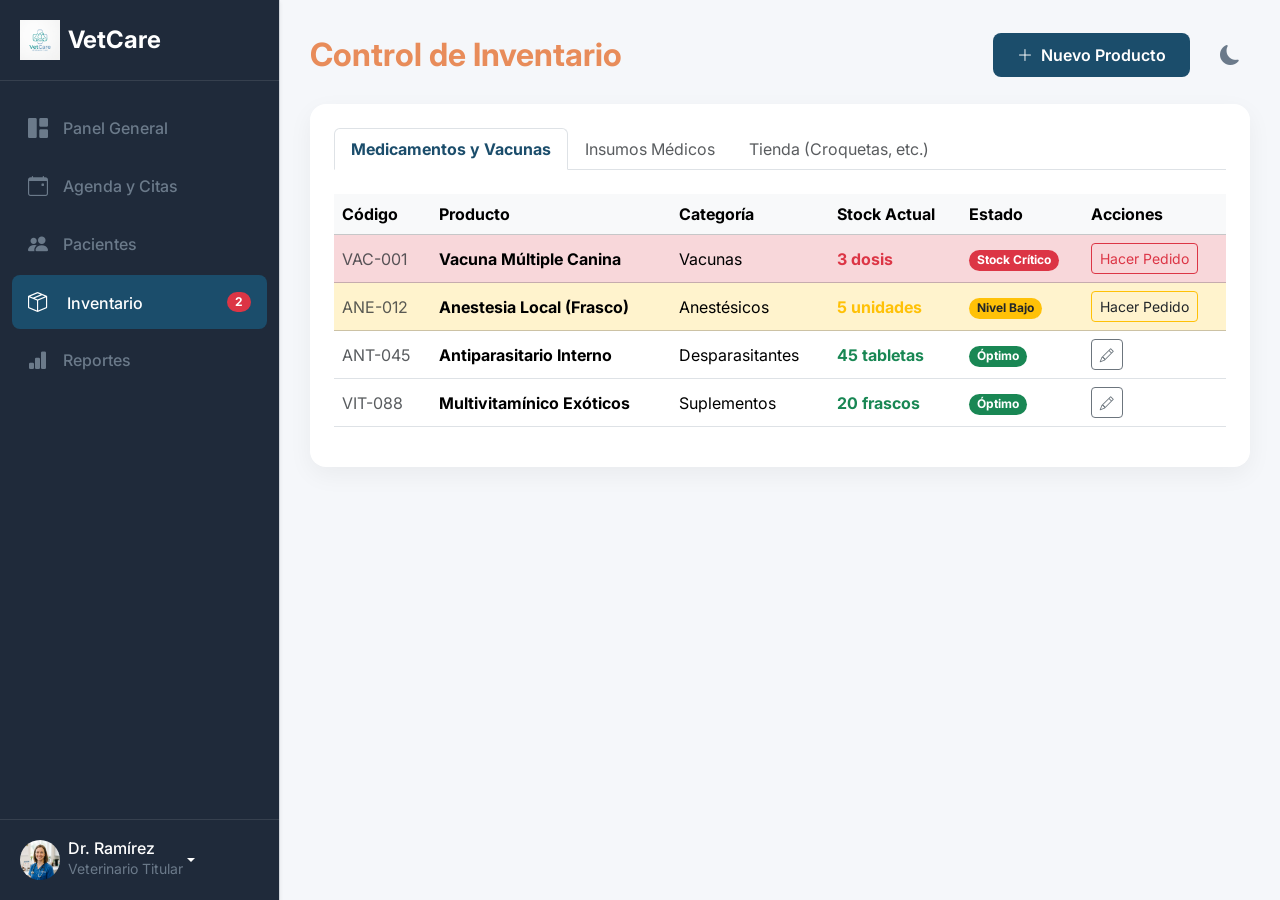
<file: vet_inventory.html>
﻿<!DOCTYPE html>
<html lang="es">
<head>
    <meta charset="UTF-8">
    <meta name="viewport" content="width=device-width, initial-scale=1.0">
    <meta name="description" content="VetCare - Sistema veterinario para la gesti�n integral de tu cl�nica y el cuidado de mascotas.">
    <link rel="preconnect" href="https://fonts.googleapis.com">
    <link rel="preconnect" href="https://fonts.gstatic.com" crossorigin>
    <title>VetCare - Inventario</title>
    <!-- Bootstrap CSS -->
    <link href="https://cdn.jsdelivr.net/npm/bootstrap@5.3.0/dist/css/bootstrap.min.css" rel="stylesheet">
    <!-- Google Fonts -->
    <link href="https://fonts.googleapis.com/css2?family=Inter:wght@400;500;600;700&display=swap" rel="stylesheet">
    <!-- Bootstrap Icons -->
    <link rel="stylesheet" href="https://cdn.jsdelivr.net/npm/bootstrap-icons@1.10.5/font/bootstrap-icons.css">
    <!-- Custom CSS -->
    <link rel="stylesheet" href="css/style.css">
</head>
<body>

    <div class="dashboard-layout">
        
        <!-- Mobile Header -->
        <div class="mobile-header shadow-sm">
            <div class="d-flex align-items-center">
                <img src="images/logo.png" alt="VetCare Logo" height="30" class="me-2">
                <span class="fs-5 fw-bold text-primary-custom">VetCare</span>
            </div>
            <button class="hamburger-btn" id="hamburgerBtn">
                <i class="bi bi-list"></i>
            </button>
        </div>

        <!-- Sidebar -->
        <aside class="sidebar shadow-sm" id="sidebar">
            <div class="sidebar-header d-flex align-items-center">
                <img src="images/logo.png" alt="VetCare Logo" height="40" class="me-2">
                <span class="fs-4 fw-bold text-primary-custom">VetCare</span>
            </div>
            
            <div class="sidebar-menu">
                <a href="vet_dashboard.html" class="sidebar-link">
                    <i class="bi bi-grid-1x2-fill"></i> Panel General
                </a>
                <a href="vet_appointments.html" class="sidebar-link">
                    <i class="bi bi-calendar-event"></i> Agenda y Citas
                </a>
                <a href="vet_patients.html" class="sidebar-link">
                    <i class="bi bi-people-fill"></i> Pacientes
                </a>
                <a href="vet_inventory.html" class="sidebar-link active d-flex justify-content-between align-items-center">
                    <div><i class="bi bi-box-seam"></i> Inventario</div>
                    <span class="badge bg-danger rounded-pill">2</span>
                </a>
                <a href="vet_reports.html" class="sidebar-link">
                    <i class="bi bi-bar-chart-fill"></i> Reportes
                </a>
            </div>

            <div class="sidebar-footer">
                <div class="dropdown">
                    <a class="d-flex align-items-center text-decoration-none dropdown-toggle text-dark" href="#" role="button" id="vetDropdown" data-bs-toggle="dropdown" aria-expanded="false">
                        <img src="images/vet_avatar.png" loading="lazy" alt="Avatar" class="avatar-img me-2" style="width: 40px; height: 40px;">
                        <div>
                            <span class="fw-medium d-block" style="line-height: 1;">Dr. Ramírez</span>
                            <small class="text-muted">Veterinario Titular</small>
                        </div>
                    </a>
                    <ul class="dropdown-menu shadow border-0 w-100" aria-labelledby="vetDropdown">
                        <li><a class="dropdown-item text-danger" href="index.html"><i class="bi bi-box-arrow-right me-2"></i>Cerrar Sesión</a></li>
                    </ul>
                </div>
            </div>
        </aside>

        <!-- Main Content -->
        <main class="main-content fade-in">
            
            <header class="d-flex flex-column flex-md-row justify-content-between align-items-md-center mb-4 gap-3">
                <div>
                    <h2 class="text-accent-color m-0">Control de Inventario</h2>
                </div>
                <div>
                    <button class="btn btn-primary-custom" data-bs-toggle="modal" data-bs-target="#addProductModal"><i class="bi bi-plus-lg me-1"></i> Nuevo Producto</button>
                </div>
            </header>

            <div class="card card-custom p-4">
                <ul class="nav nav-tabs mb-4" id="inventoryTabs" role="tablist">
                    <li class="nav-item" role="presentation">
                        <button class="nav-link active text-primary-custom fw-bold" id="meds-tab" data-bs-toggle="tab" data-bs-target="#meds" type="button" role="tab">Medicamentos y Vacunas</button>
                    </li>
                    <li class="nav-item" role="presentation">
                        <button class="nav-link text-muted" id="supplies-tab" data-bs-toggle="tab" data-bs-target="#supplies" type="button" role="tab">Insumos Médicos</button>
                    </li>
                    <li class="nav-item" role="presentation">
                        <button class="nav-link text-muted" id="shop-tab" data-bs-toggle="tab" data-bs-target="#shop" type="button" role="tab">Tienda (Croquetas, etc.)</button>
                    </li>
                </ul>
                
                <div class="tab-content" id="myTabContent">
                    <div class="tab-pane fade show active" id="meds" role="tabpanel">
                        <div class="table-responsive">
                            <table class="table table-hover align-middle">
                                <thead class="table-light">
                                    <tr>
                                        <th>Código</th>
                                        <th>Producto</th>
                                        <th>Categoría</th>
                                        <th>Stock Actual</th>
                                        <th>Estado</th>
                                        <th>Acciones</th>
                                    </tr>
                                </thead>
                                <tbody>
                                    <tr class="table-danger">
                                        <td class="text-muted">VAC-001</td>
                                        <td class="fw-bold">Vacuna Múltiple Canina</td>
                                        <td>Vacunas</td>
                                        <td class="fw-bold text-danger">3 dosis</td>
                                        <td><span class="badge bg-danger rounded-pill">Stock Crítico</span></td>
                                        <td><button class="btn btn-sm btn-outline-danger">Hacer Pedido</button></td>
                                    </tr>
                                    <tr class="table-warning">
                                        <td class="text-muted">ANE-012</td>
                                        <td class="fw-bold">Anestesia Local (Frasco)</td>
                                        <td>Anestésicos</td>
                                        <td class="fw-bold text-warning">5 unidades</td>
                                        <td><span class="badge bg-warning text-dark rounded-pill">Nivel Bajo</span></td>
                                        <td><button class="btn btn-sm btn-outline-warning text-dark">Hacer Pedido</button></td>
                                    </tr>
                                    <tr>
                                        <td class="text-muted">ANT-045</td>
                                        <td class="fw-bold">Antiparasitario Interno</td>
                                        <td>Desparasitantes</td>
                                        <td class="fw-bold text-success">45 tabletas</td>
                                        <td><span class="badge bg-success rounded-pill">Óptimo</span></td>
                                        <td><button class="btn btn-sm btn-outline-secondary"><i class="bi bi-pencil"></i></button></td>
                                    </tr>
                                    <tr>
                                        <td class="text-muted">VIT-088</td>
                                        <td class="fw-bold">Multivitamínico Exóticos</td>
                                        <td>Suplementos</td>
                                        <td class="fw-bold text-success">20 frascos</td>
                                        <td><span class="badge bg-success rounded-pill">Óptimo</span></td>
                                        <td><button class="btn btn-sm btn-outline-secondary"><i class="bi bi-pencil"></i></button></td>
                                    </tr>
                                </tbody>
                            </table>
                        </div>
                    </div>
                    
                    <div class="tab-pane fade" id="supplies" role="tabpanel">
                        <div class="table-responsive">
                            <table class="table table-hover align-middle">
                                <thead class="table-light">
                                    <tr>
                                        <th>Código</th>
                                        <th>Producto</th>
                                        <th>Categoría</th>
                                        <th>Stock Actual</th>
                                        <th>Estado</th>
                                        <th>Acciones</th>
                                    </tr>
                                </thead>
                                <tbody id="suppliesTableBody">
                                    <tr>
                                        <td class="text-muted">INS-001</td>
                                        <td class="fw-bold">Jeringas 3ml</td>
                                        <td>Material Médico</td>
                                        <td class="fw-bold text-success">500 uds</td>
                                        <td><span class="badge bg-success rounded-pill">Óptimo</span></td>
                                        <td><button class="btn btn-sm btn-outline-secondary"><i class="bi bi-pencil"></i></button></td>
                                    </tr>
                                    <tr>
                                        <td class="text-muted">INS-002</td>
                                        <td class="fw-bold">Gasas Estériles</td>
                                        <td>Material Médico</td>
                                        <td class="fw-bold text-success">200 paq</td>
                                        <td><span class="badge bg-success rounded-pill">Óptimo</span></td>
                                        <td><button class="btn btn-sm btn-outline-secondary"><i class="bi bi-pencil"></i></button></td>
                                    </tr>
                                    <tr class="table-warning">
                                        <td class="text-muted">INS-003</td>
                                        <td class="fw-bold">Suero Fisiológico 500ml</td>
                                        <td>Soluciones</td>
                                        <td class="fw-bold text-warning">10 bolsas</td>
                                        <td><span class="badge bg-warning text-dark rounded-pill">Nivel Bajo</span></td>
                                        <td><button class="btn btn-sm btn-outline-warning text-dark">Hacer Pedido</button></td>
                                    </tr>
                                </tbody>
                            </table>
                        </div>
                    </div>

                    <div class="tab-pane fade" id="shop" role="tabpanel">
                        <div class="table-responsive">
                            <table class="table table-hover align-middle">
                                <thead class="table-light">
                                    <tr>
                                        <th>Código</th>
                                        <th>Producto</th>
                                        <th>Categoría</th>
                                        <th>Stock Actual</th>
                                        <th>Estado</th>
                                        <th>Acciones</th>
                                    </tr>
                                </thead>
                                <tbody id="shopTableBody">
                                    <tr>
                                        <td class="text-muted">TIE-001</td>
                                        <td class="fw-bold">Croquetas Premium 15kg</td>
                                        <td>Alimento</td>
                                        <td class="fw-bold text-success">25 sacos</td>
                                        <td><span class="badge bg-success rounded-pill">Óptimo</span></td>
                                        <td><button class="btn btn-sm btn-outline-secondary"><i class="bi bi-pencil"></i></button></td>
                                    </tr>
                                    <tr>
                                        <td class="text-muted">TIE-002</td>
                                        <td class="fw-bold">Juguete Interactivo Gatos</td>
                                        <td>Accesorios</td>
                                        <td class="fw-bold text-success">15 uds</td>
                                        <td><span class="badge bg-success rounded-pill">Óptimo</span></td>
                                        <td><button class="btn btn-sm btn-outline-secondary"><i class="bi bi-pencil"></i></button></td>
                                    </tr>
                                    <tr>
                                        <td class="text-muted">TIE-003</td>
                                        <td class="fw-bold">Alimento Hurones (Pellets)</td>
                                        <td>Exóticos</td>
                                        <td class="fw-bold text-success">8 bolsas</td>
                                        <td><span class="badge bg-success rounded-pill">Óptimo</span></td>
                                        <td><button class="btn btn-sm btn-outline-secondary"><i class="bi bi-pencil"></i></button></td>
                                    </tr>
                                </tbody>
                            </table>
                        </div>
                    </div>
                </div>
            </div>

        </main>
    </div>

    <!-- Modal Nuevo Producto -->
    <div class="modal fade" id="addProductModal" tabindex="-1" aria-hidden="true">
        <div class="modal-dialog">
            <div class="modal-content border-0 shadow">
                <div class="modal-header bg-primary-custom text-white border-0">
                    <h5 class="modal-title"><i class="bi bi-plus-circle me-2"></i>Añadir Producto al Inventario</h5>
                    <button type="button" class="btn-close btn-close-white" data-bs-dismiss="modal" aria-label="Close"></button>
                </div>
                <div class="modal-body p-4">
                    <form id="addProductForm">
                        <div class="mb-3">
                            <label class="form-label">Nombre del Producto</label>
                            <input type="text" class="form-control" id="prodName" required>
                        </div>
                        <div class="row">
                            <div class="col-md-6 mb-3">
                                <label class="form-label">Sección</label>
                                <select class="form-select" id="prodSection" required>
                                    <option value="meds">Medicamentos y Vacunas</option>
                                    <option value="supplies">Insumos Médicos</option>
                                    <option value="shop">Tienda</option>
                                </select>
                            </div>
                            <div class="col-md-6 mb-3">
                                <label class="form-label">Categoría Específica</label>
                                <input type="text" class="form-control" id="prodCategory" placeholder="Ej. Accesorios, Soluciones...">
                            </div>
                        </div>
                        <div class="row">
                            <div class="col-md-6 mb-3">
                                <label class="form-label">Stock Inicial</label>
                                <input type="number" class="form-control" id="prodStock" min="1" value="10" required>
                            </div>
                            <div class="col-md-6 mb-3">
                                <label class="form-label">Unidad de Medida</label>
                                <input type="text" class="form-control" id="prodUnit" placeholder="Ej. cajas, frascos, sacos" required>
                            </div>
                        </div>
                    </form>
                </div>
                <div class="modal-footer border-0 pt-0 px-4 pb-4">
                    <button type="button" class="btn btn-outline-secondary" data-bs-dismiss="modal">Cancelar</button>
                    <button type="button" class="btn btn-primary-custom" id="saveProductBtn">Guardar Producto</button>
                </div>
            </div>
        </div>
    </div>

    <!-- Bootstrap JS -->
    <script src="https://cdn.jsdelivr.net/npm/bootstrap@5.3.0/dist/js/bootstrap.bundle.min.js"></script>
    <!-- Custom JS -->
    <script src="js/main.js"></script>
    <script>
        document.addEventListener('DOMContentLoaded', () => {
            const saveProductBtn = document.getElementById('saveProductBtn');
            const addProductForm = document.getElementById('addProductForm');
            
            if (saveProductBtn) {
                saveProductBtn.addEventListener('click', () => {
                    const name = document.getElementById('prodName').value;
                    const section = document.getElementById('prodSection').value;
                    const category = document.getElementById('prodCategory').value;
                    const stock = document.getElementById('prodStock').value;
                    const unit = document.getElementById('prodUnit').value;
                    
                    if(!name || !category || !stock || !unit) { alert("Completa todos los campos"); return; }
                    
                    const code = name.substring(0,3).toUpperCase() + '-' + Math.floor(Math.random() * 900 + 100);
                    
                    const newRow = document.createElement('tr');
                    newRow.innerHTML = `
                        <td class="text-muted">${code}</td>
                        <td class="fw-bold">${name}</td>
                        <td>${category}</td>
                        <td class="fw-bold text-success">${stock} ${unit}</td>
                        <td><span class="badge bg-success rounded-pill">Óptimo</span></td>
                        <td><button class="btn btn-sm btn-outline-secondary"><i class="bi bi-pencil"></i></button></td>
                    `;
                    
                    let targetTbody = null;
                    if(section === 'meds') targetTbody = document.querySelector('#meds tbody');
                    if(section === 'supplies') targetTbody = document.getElementById('suppliesTableBody');
                    if(section === 'shop') targetTbody = document.getElementById('shopTableBody');
                    
                    targetTbody.prepend(newRow);

                    const modalEl = document.getElementById('addProductModal');
                    const modal = bootstrap.Modal.getInstance(modalEl) || new bootstrap.Modal(modalEl);
                    modal.hide();
                    addProductForm.reset();
                });
            }
        });
    </script>
</body>
</html>
</file>
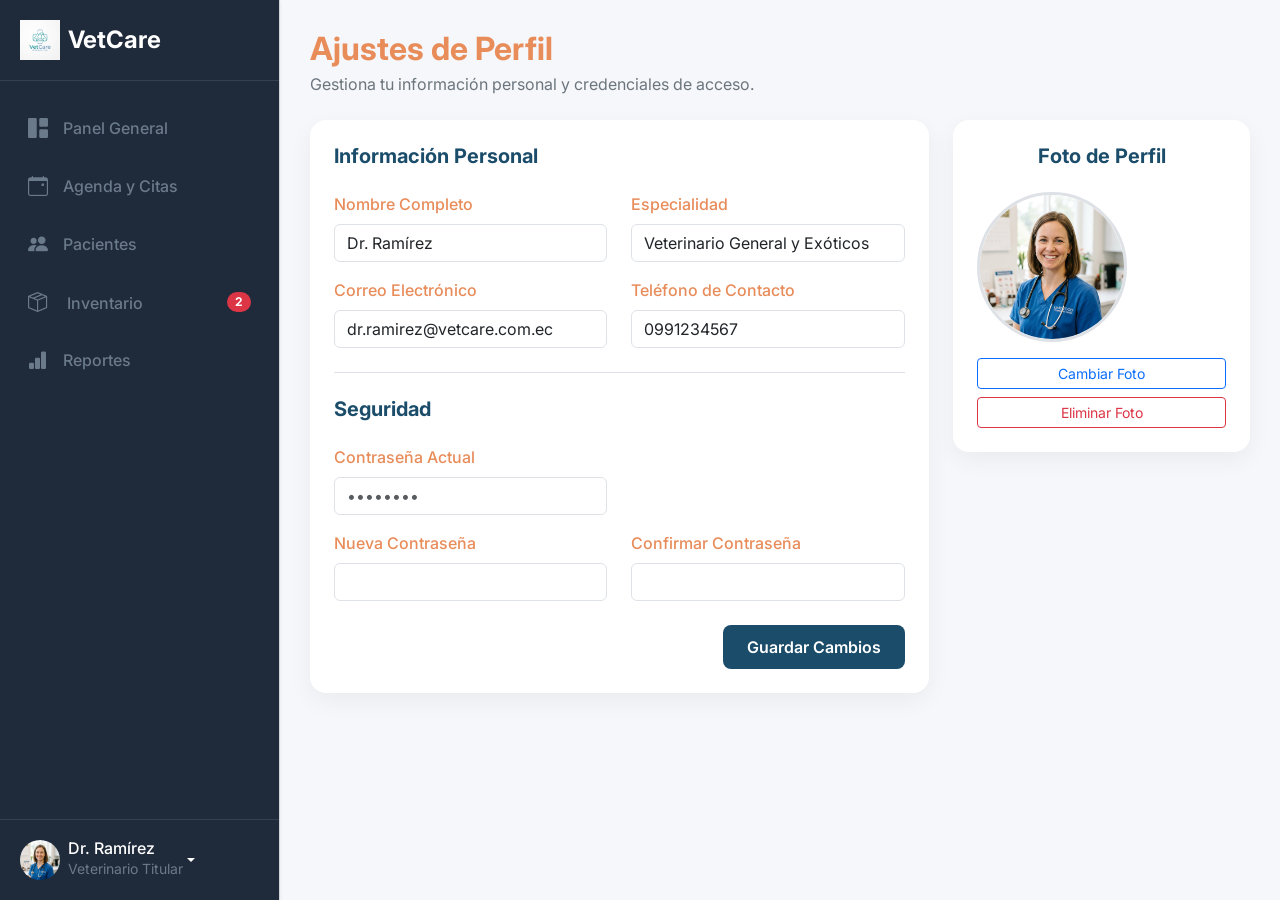
<file: vet_settings.html>
﻿<!DOCTYPE html>
<html lang="es">
<head>
    <meta charset="UTF-8">
    <meta name="viewport" content="width=device-width, initial-scale=1.0">
    <meta name="description" content="VetCare - Sistema veterinario para la gesti�n integral de tu cl�nica y el cuidado de mascotas.">
    <link rel="preconnect" href="https://fonts.googleapis.com">
    <link rel="preconnect" href="https://fonts.gstatic.com" crossorigin>
    <title>VetCare - Ajustes de Perfil</title>
    <!-- Bootstrap CSS -->
    <link href="https://cdn.jsdelivr.net/npm/bootstrap@5.3.0/dist/css/bootstrap.min.css" rel="stylesheet">
    <!-- Google Fonts -->
    <link href="https://fonts.googleapis.com/css2?family=Inter:wght@400;500;600;700&display=swap" rel="stylesheet">
    <!-- Bootstrap Icons -->
    <link rel="stylesheet" href="https://cdn.jsdelivr.net/npm/bootstrap-icons@1.10.5/font/bootstrap-icons.css">
    <!-- Custom CSS -->
    <link rel="stylesheet" href="css/style.css">
</head>
<body>

    <div class="dashboard-layout">
        
        <!-- Mobile Header -->
        <div class="mobile-header shadow-sm">
            <div class="d-flex align-items-center">
                <img src="images/logo.png" alt="VetCare Logo" height="30" class="me-2">
                <span class="fs-5 fw-bold text-primary-custom">VetCare</span>
            </div>
            <button class="hamburger-btn" id="hamburgerBtn">
                <i class="bi bi-list"></i>
            </button>
        </div>

        <!-- Sidebar -->
        <aside class="sidebar shadow-sm" id="sidebar">
            <div class="sidebar-header d-flex align-items-center">
                <img src="images/logo.png" alt="VetCare Logo" height="40" class="me-2">
                <span class="fs-4 fw-bold text-primary-custom">VetCare</span>
            </div>
            
            <div class="sidebar-menu">
                <a href="vet_dashboard.html" class="sidebar-link">
                    <i class="bi bi-grid-1x2-fill"></i> Panel General
                </a>
                <a href="vet_appointments.html" class="sidebar-link">
                    <i class="bi bi-calendar-event"></i> Agenda y Citas
                </a>
                <a href="vet_patients.html" class="sidebar-link">
                    <i class="bi bi-people-fill"></i> Pacientes
                </a>
                <a href="vet_inventory.html" class="sidebar-link d-flex justify-content-between align-items-center">
                    <div><i class="bi bi-box-seam"></i> Inventario</div>
                    <span class="badge bg-danger rounded-pill">2</span>
                </a>
                <a href="vet_reports.html" class="sidebar-link">
                    <i class="bi bi-bar-chart-fill"></i> Reportes
                </a>
            </div>

            <div class="sidebar-footer">
                <div class="dropdown">
                    <a class="d-flex align-items-center text-decoration-none dropdown-toggle text-dark" href="#" role="button" id="vetDropdown" data-bs-toggle="dropdown" aria-expanded="false">
                        <img src="images/vet_avatar.png" loading="lazy" alt="Avatar" class="avatar-img me-2" style="width: 40px; height: 40px;">
                        <div>
                            <span class="fw-medium d-block" style="line-height: 1;">Dr. Ramírez</span>
                            <small class="text-muted">Veterinario Titular</small>
                        </div>
                    </a>
                    <ul class="dropdown-menu shadow border-0 w-100" aria-labelledby="vetDropdown">
                        <li><a class="dropdown-item" href="vet_settings.html"><i class="bi bi-gear me-2"></i>Ajustes</a></li>
                        <li><a class="dropdown-item text-danger" href="index.html"><i class="bi bi-box-arrow-right me-2"></i>Cerrar Sesión</a></li>
                    </ul>
                </div>
            </div>
        </aside>

        <!-- Main Content -->
        <main class="main-content fade-in">
            
            <header class="mb-4">
                <h2 class="text-accent-color m-0">Ajustes de Perfil</h2>
                <p class="text-secondary mt-1 mb-0">Gestiona tu información personal y credenciales de acceso.</p>
            </header>

            <div class="row">
                <div class="col-lg-8">
                    <div class="card card-custom p-4">
                        <form id="settingsForm">
                            <h5 class="text-primary-custom mb-4">Información Personal</h5>
                            <div class="row mb-3">
                                <div class="col-md-6">
                                    <label class="form-label">Nombre Completo</label>
                                    <input type="text" class="form-control" value="Dr. Ramírez">
                                </div>
                                <div class="col-md-6 mt-3 mt-md-0">
                                    <label class="form-label">Especialidad</label>
                                    <input type="text" class="form-control" value="Veterinario General y Exóticos">
                                </div>
                            </div>
                            <div class="row mb-4">
                                <div class="col-md-6">
                                    <label class="form-label">Correo Electrónico</label>
                                    <input type="email" class="form-control" value="dr.ramirez@vetcare.com.ec">
                                </div>
                                <div class="col-md-6 mt-3 mt-md-0">
                                    <label class="form-label">Teléfono de Contacto</label>
                                    <input type="text" class="form-control" value="0991234567">
                                </div>
                            </div>

                            <h5 class="text-primary-custom mb-4 border-top pt-4">Seguridad</h5>
                            <div class="row mb-3">
                                <div class="col-md-6">
                                    <label class="form-label">Contraseña Actual</label>
                                    <input type="password" class="form-control" placeholder="••••••••">
                                </div>
                            </div>
                            <div class="row mb-4">
                                <div class="col-md-6">
                                    <label class="form-label">Nueva Contraseña</label>
                                    <input type="password" class="form-control">
                                </div>
                                <div class="col-md-6 mt-3 mt-md-0">
                                    <label class="form-label">Confirmar Contraseña</label>
                                    <input type="password" class="form-control">
                                </div>
                            </div>

                            <div class="d-flex justify-content-end mt-4">
                                <button type="button" class="btn btn-primary-custom px-4" onclick="alert('Perfil actualizado correctamente')">Guardar Cambios</button>
                            </div>
                        </form>
                    </div>
                </div>

                <div class="col-lg-4 mt-4 mt-lg-0">
                    <div class="card card-custom p-4 text-center">
                        <h5 class="text-primary-custom mb-4">Foto de Perfil</h5>
                        <img src="images/vet_avatar.png" loading="lazy" alt="Avatar" class="rounded-circle mb-3 border border-3 border-primary-custom" style="width: 150px; height: 150px; object-fit: cover;">
                        <div class="d-grid gap-2">
                            <button class="btn btn-outline-primary btn-sm">Cambiar Foto</button>
                            <button class="btn btn-outline-danger btn-sm">Eliminar Foto</button>
                        </div>
                    </div>
                </div>
            </div>

        </main>
    </div>

    <!-- Bootstrap JS -->
    <script src="https://cdn.jsdelivr.net/npm/bootstrap@5.3.0/dist/js/bootstrap.bundle.min.js"></script>
    <!-- Custom JS -->
    <script src="js/main.js"></script>
</body>
</html>
</file>
<file: css/style.css>
:root {
    --primary-color: #1B4D6B;
    --secondary-color: #7BC6A6;
    --accent-color: #E88C5A;
    --background-color: #F5F7FA;
    --text-primary: #1F2A3A;
    --text-secondary: #6B7A8A;
    --white: #FFFFFF;
    --error-color: #C84A4A;
    --success-color: #2E7D5E;
    --warning-color: #E8B84A;
    --border-color: #D1D5DB;
}

body {
    font-family: 'Inter', 'Segoe UI', Tahoma, Geneva, Verdana, sans-serif;
    background-color: var(--background-color);
    color: var(--text-primary);
    margin: 0;
    padding: 0;
}

h1, h2, h3, h4, h5, h6 {
    font-weight: 700;
    color: var(--accent-color);
}

/* Custom Utilities */
.text-primary-custom { color: var(--primary-color) !important; }
.text-secondary-custom { color: var(--secondary-color) !important; }
.bg-primary-custom { background-color: var(--primary-color) !important; }
.bg-secondary-custom { background-color: var(--secondary-color) !important; }

/* Buttons */
.btn-primary-custom {
    background-color: var(--primary-color);
    color: var(--white);
    border: none;
    border-radius: 8px;
    padding: 10px 24px;
    font-weight: 600;
    transition: all 0.3s ease;
}

.btn-primary-custom:hover {
    background-color: var(--accent-color);
    transform: translateY(-2px);
    box-shadow: 0 4px 12px rgba(27, 77, 107, 0.3);
    color: var(--white);
}

.btn-outline-custom {
    background-color: transparent;
    color: var(--primary-color);
    border: 2px solid var(--primary-color);
    border-radius: 8px;
    padding: 10px 24px;
    font-weight: 600;
    transition: all 0.3s ease;
}

.btn-outline-custom:hover {
    background-color: var(--primary-color);
    color: var(--white);
    transform: translateY(-2px);
    box-shadow: 0 4px 12px rgba(27, 77, 107, 0.2);
}

/* Cards */
.card-custom {
    border: none;
    border-radius: 16px;
    box-shadow: 0 8px 24px rgba(0, 0, 0, 0.05);
    background-color: var(--white);
    transition: transform 0.3s ease, box-shadow 0.3s ease;
    will-change: transform, box-shadow;
}

.card-custom:hover {
    transform: translateY(-5px);
    box-shadow: 0 12px 32px rgba(0, 0, 0, 0.1);
}

/* Form Controls */
.form-control:focus {
    border-color: var(--primary-color);
    box-shadow: 0 0 0 0.25rem rgba(27, 77, 107, 0.25);
}

.form-label {
    font-weight: 500;
    color: var(--accent-color);
}

/* Hero Section (Landing) */
.hero-section {
    background: linear-gradient(rgba(245, 249, 249, 0.8), rgba(245, 249, 249, 0.95)), url('../images/landing_bg.png') center/cover no-height;
    min-height: 100vh;
    display: flex;
    align-items: center;
    justify-content: center;
}

.role-selector-card {
    cursor: pointer;
    text-align: center;
    padding: 30px;
}

.role-icon {
    font-size: 3rem;
    color: var(--primary-color);
    margin-bottom: 15px;
}

/* Navbar */
.navbar-custom {
    background-color: var(--white);
    box-shadow: 0 2px 10px rgba(0,0,0,0.05);
}
.navbar-brand img {
    height: 40px;
}

/* Error messages */
.invalid-feedback-custom {
    display: none;
    color: var(--error-color);
    font-size: 0.875em;
    margin-top: 0.25rem;
}

.is-invalid-custom {
    border-color: var(--error-color) !important;
}

.is-invalid-custom ~ .invalid-feedback-custom {
    display: block;
}

/* Dashboard specific */
.avatar-img {
    width: 50px;
    height: 50px;
    border-radius: 50%;
    object-fit: cover;
}

.pet-avatar {
    width: 80px;
    height: 80px;
    border-radius: 50%;
    object-fit: cover;
    border: 3px solid var(--secondary-color);
}

/* Animations */
.fade-in {
    animation: fadeIn 0.5s ease-in;
    will-change: opacity, transform;
}

@keyframes fadeIn {
    from { opacity: 0; transform: translateY(10px); }
    to { opacity: 1; transform: translateY(0); }
}

/* --- V2 App Real Styles --- */

/* Sidebar Layout */
.dashboard-layout {
    display: flex;
    min-height: 100vh;
    background-color: var(--background-color);
}

.sidebar {
    width: 280px;
    background-color: var(--text-primary);
    border-right: 1px solid var(--border-color);
    display: flex;
    flex-direction: column;
    position: sticky;
    top: 0;
    height: 100vh;
    z-index: 1000;
}

.sidebar-header {
    padding: 20px;
    border-bottom: 1px solid rgba(255,255,255,0.1);
}

.sidebar-header .text-primary-custom {
    color: var(--white) !important;
}

.sidebar-menu {
    flex-grow: 1;
    padding: 20px 12px;
    overflow-y: auto;
}

.sidebar-link {
    display: flex;
    align-items: center;
    padding: 12px 16px;
    color: var(--text-secondary);
    text-decoration: none;
    font-weight: 500;
    transition: all 0.2s ease;
    border-radius: 8px;
    margin-bottom: 4px;
}

.sidebar-link:hover {
    background-color: rgba(255, 255, 255, 0.05);
    color: var(--white);
}

.sidebar-link.active {
    background-color: var(--primary-color);
    color: var(--white);
}

.sidebar-link i {
    font-size: 1.25rem;
    margin-right: 15px;
}

.sidebar-footer {
    padding: 20px;
    border-top: 1px solid rgba(255,255,255,0.1);
}

.sidebar-footer .text-dark {
    color: var(--white) !important;
}

.sidebar-footer .text-muted {
    color: var(--text-secondary) !important;
}

.main-content {
    flex-grow: 1;
    padding: 30px;
    overflow-y: auto;
}

/* KPI Cards */
.kpi-card {
    border-radius: 16px;
    padding: 20px;
    display: flex;
    align-items: center;
    box-shadow: 0 4px 12px rgba(0, 0, 0, 0.03);
    background-color: var(--white);
}

.kpi-icon {
    width: 60px;
    height: 60px;
    border-radius: 12px;
    display: flex;
    align-items: center;
    justify-content: center;
    font-size: 2rem;
    margin-right: 20px;
}

.kpi-info h3 {
    margin: 0;
    font-size: 2rem;
    color: var(--accent-color);
}

.kpi-info p {
    margin: 0;
    color: var(--text-secondary);
    font-weight: 500;
}

/* Interactive Tasks */
.task-item {
    cursor: pointer;
    transition: background-color 0.2s ease;
}

.task-item:hover {
    background-color: var(--background-color);
}

.task-item.completed {
    text-decoration: line-through;
    color: var(--text-secondary);
    opacity: 0.6;
}

.task-item .form-check-input {
    cursor: pointer;
}

/* Notifications */
.notification-item {
    border-left: 4px solid var(--primary-color);
}
.notification-item.alert-danger {
    border-left-color: var(--error-color);
}
.notification-item.alert-warning {
    border-left-color: #ffc107;
}

/* Timeline specific */
.timeline-card {
    position: relative;
}

/* --- V3 Responsive Styles --- */
.mobile-header {
    display: none;
    align-items: center;
    justify-content: space-between;
    padding: 15px 20px;
    background-color: var(--white);
    border-bottom: 1px solid rgba(0,0,0,0.05);
    position: sticky;
    top: 0;
    z-index: 900;
}

.hamburger-btn {
    background: none;
    border: none;
    font-size: 1.5rem;
    color: var(--primary-color);
    cursor: pointer;
}

.sidebar-overlay {
    display: none;
    position: fixed;
    top: 0;
    left: 0;
    width: 100vw;
    height: 100vh;
    background-color: rgba(0,0,0,0.5);
    z-index: 950;
    opacity: 0;
    transition: opacity 0.3s ease;
}

.sidebar-overlay.show {
    display: block;
    opacity: 1;
}

@media (max-width: 991px) {
    .mobile-header {
        display: flex;
    }
    
    .sidebar {
        position: fixed;
        left: -300px; /* Hide offscreen */
        width: 280px;
        transition: left 0.3s ease;
        box-shadow: 4px 0 15px rgba(0,0,0,0.1);
    }

    .sidebar.show {
        left: 0;
    }

    .dashboard-layout {
        flex-direction: column;
    }
    
    .main-content {
        padding: 20px 15px;
    }
}

/* --- Dark Mode Styles --- */
body.dark-mode {
    --primary-color: #3A7DA3; /* Lighter version of the new primary blue for dark mode */
    --secondary-color: #94D6BA; /* Lighter version of the secondary green */
    --accent-color: #F0A57C; /* Lighter version of the accent orange */
    --background-color: #121A25; /* Very dark blue matching the new primary tone */
    --text-primary: #F5F7FA;
    --text-secondary: #9DA7B3;
    --white: #1A2635; /* Card background in dark mode */
    --border-color: #2D3A4B;
}

body.dark-mode .sidebar {
    background-color: #1e293b;
    border-right: 1px solid #334155;
}

body.dark-mode .sidebar-header, 
body.dark-mode .sidebar-footer,
body.dark-mode .mobile-header {
    border-color: #334155;
    background-color: #1e293b;
}

body.dark-mode .navbar-custom {
    background-color: #1e293b;
}

body.dark-mode .card-custom, 
body.dark-mode .kpi-card {
    background-color: #1e293b;
    box-shadow: 0 4px 12px rgba(0, 0, 0, 0.4);
}

body.dark-mode .dropdown-menu {
    background-color: #334155;
    border-color: #475569;
}

body.dark-mode .dropdown-item {
    color: var(--text-primary);
}
body.dark-mode .dropdown-item:hover {
    background-color: #475569;
    color: var(--white);
}

body.dark-mode .table {
    color: var(--text-primary);
}

body.dark-mode .table-light th,
body.dark-mode .table-light td {
    background-color: #334155;
    color: var(--text-primary);
    border-color: #475569;
}

body.dark-mode tbody tr:hover td {
    background-color: #0f172a;
    color: var(--text-primary);
}
body.dark-mode tbody td {
    background-color: transparent;
    color: var(--text-primary);
}

body.dark-mode .modal-content {
    background-color: #1e293b;
    color: var(--text-primary);
}

body.dark-mode .modal-header,
body.dark-mode .modal-footer {
    border-color: #334155;
}

body.dark-mode input.form-control,
body.dark-mode select.form-select,
body.dark-mode textarea.form-control {
    background-color: #334155;
    border-color: #475569;
    color: var(--text-primary);
}

/* Fix text in specific cards in dark mode */
body.dark-mode .bg-light {
    background-color: #334155 !important;
}

body.dark-mode .text-dark {
    color: var(--text-primary) !important;
}

body.dark-mode .border {
    border-color: #475569 !important;
}

/* Theme Toggle Button */
.theme-toggle-btn {
    background: transparent;
    border: none;
    color: var(--text-secondary);
    font-size: 1.25rem;
    cursor: pointer;
    padding: 10px;
    border-radius: 50%;
    transition: all 0.3s ease;
}
.theme-toggle-btn:hover {
    background-color: rgba(0, 128, 128, 0.1);
    color: var(--primary-color);
}
</file>
